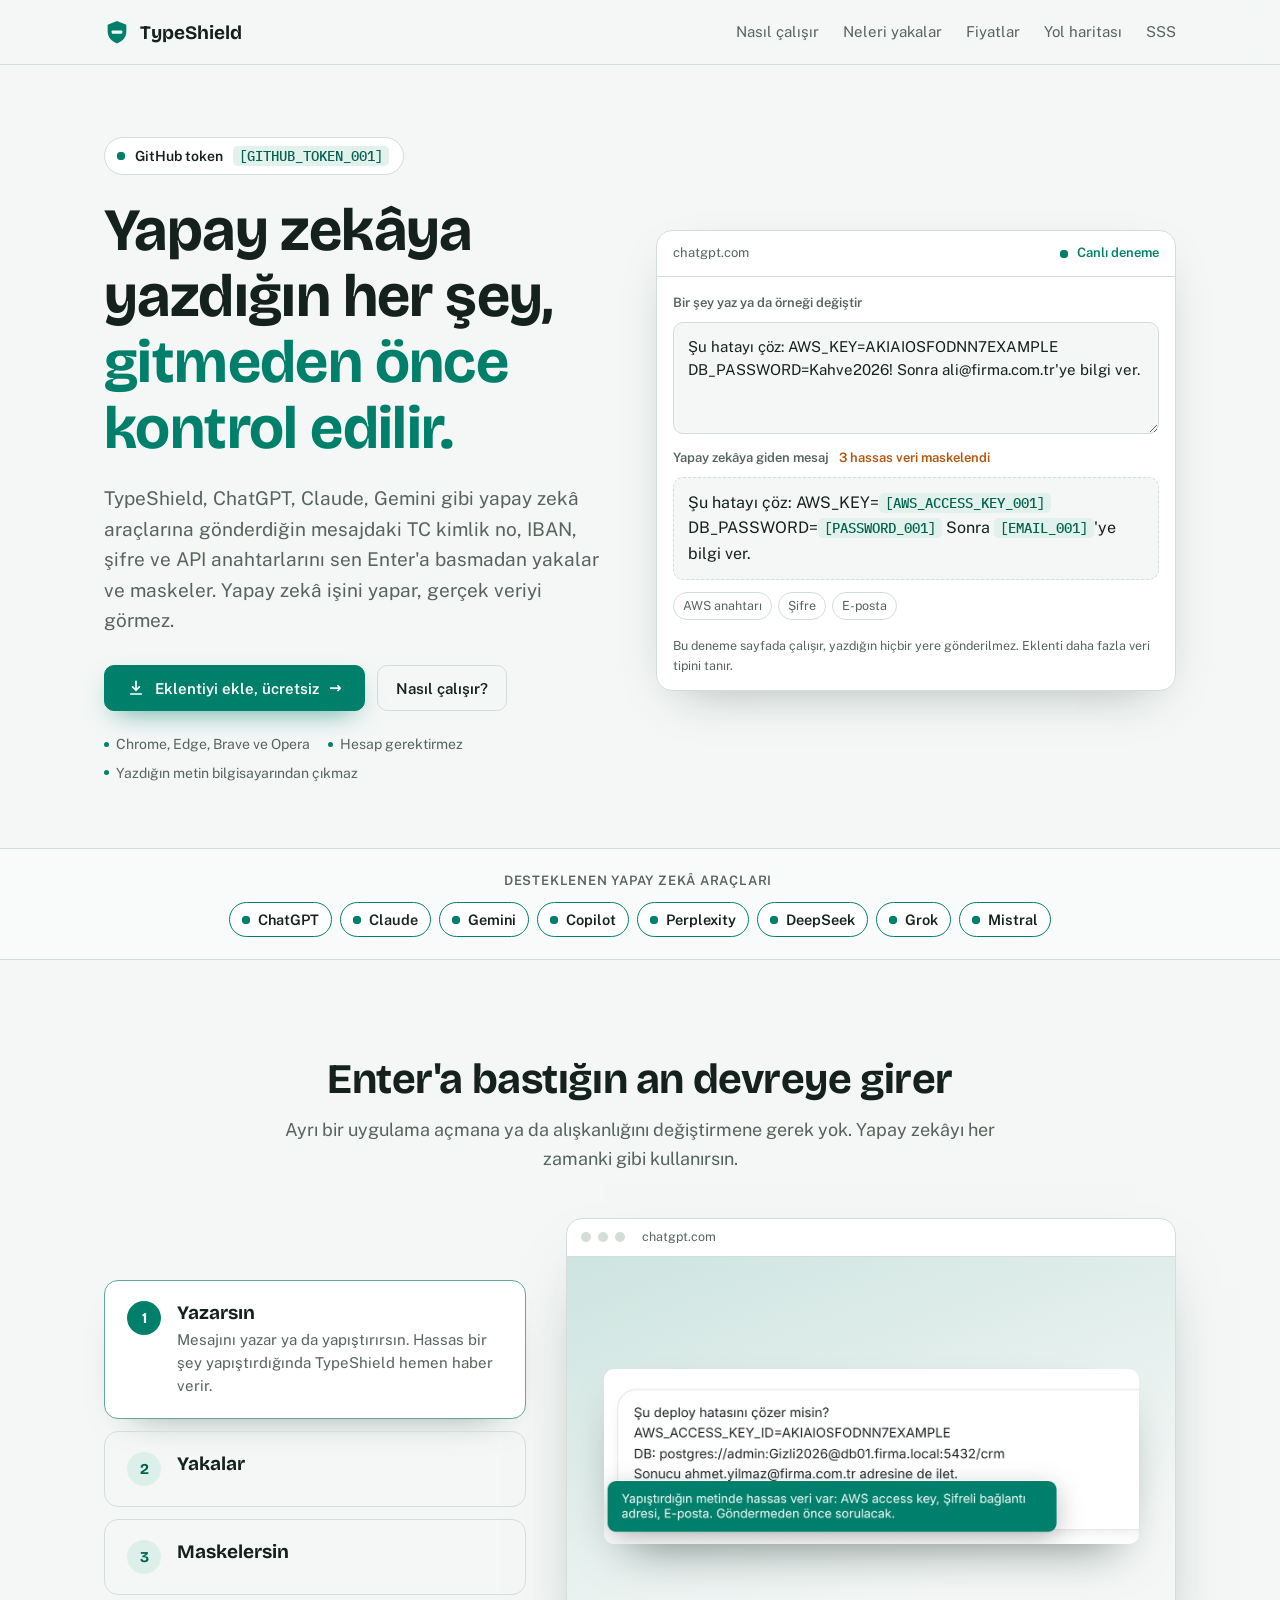
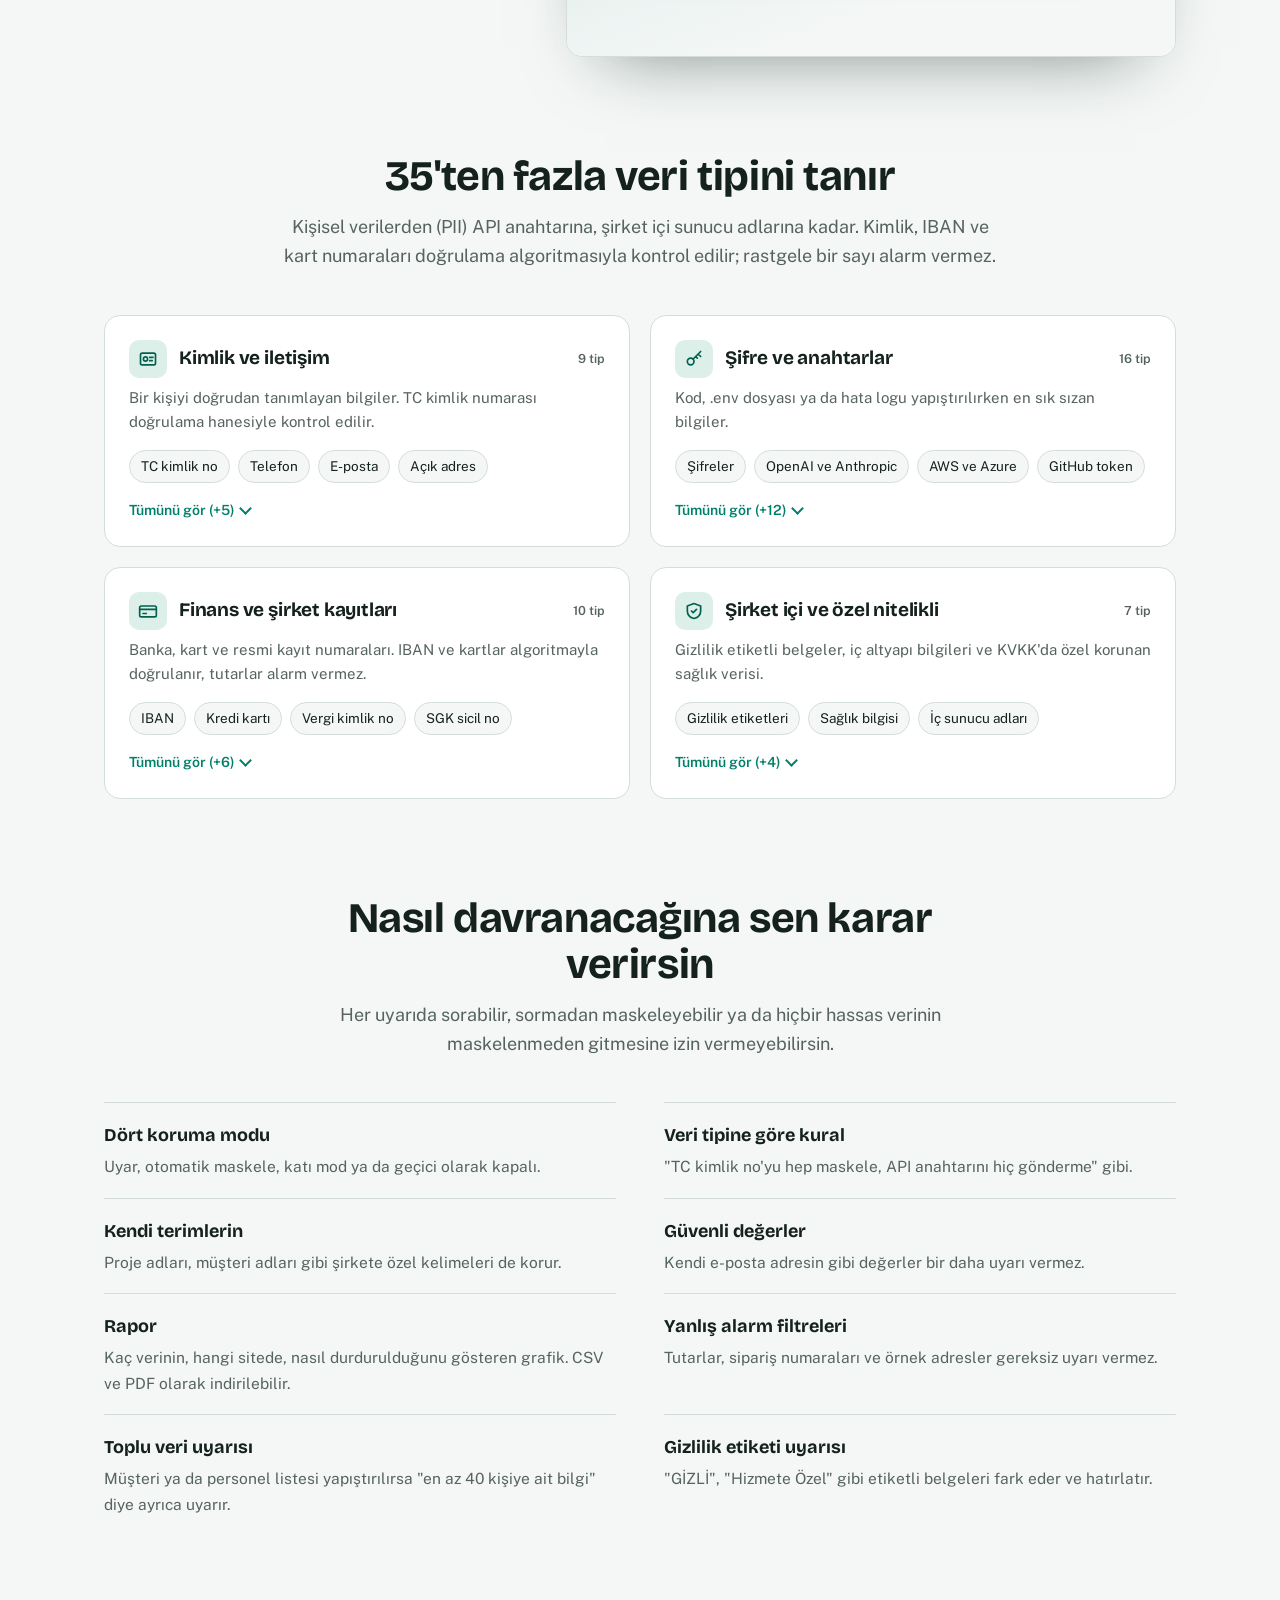
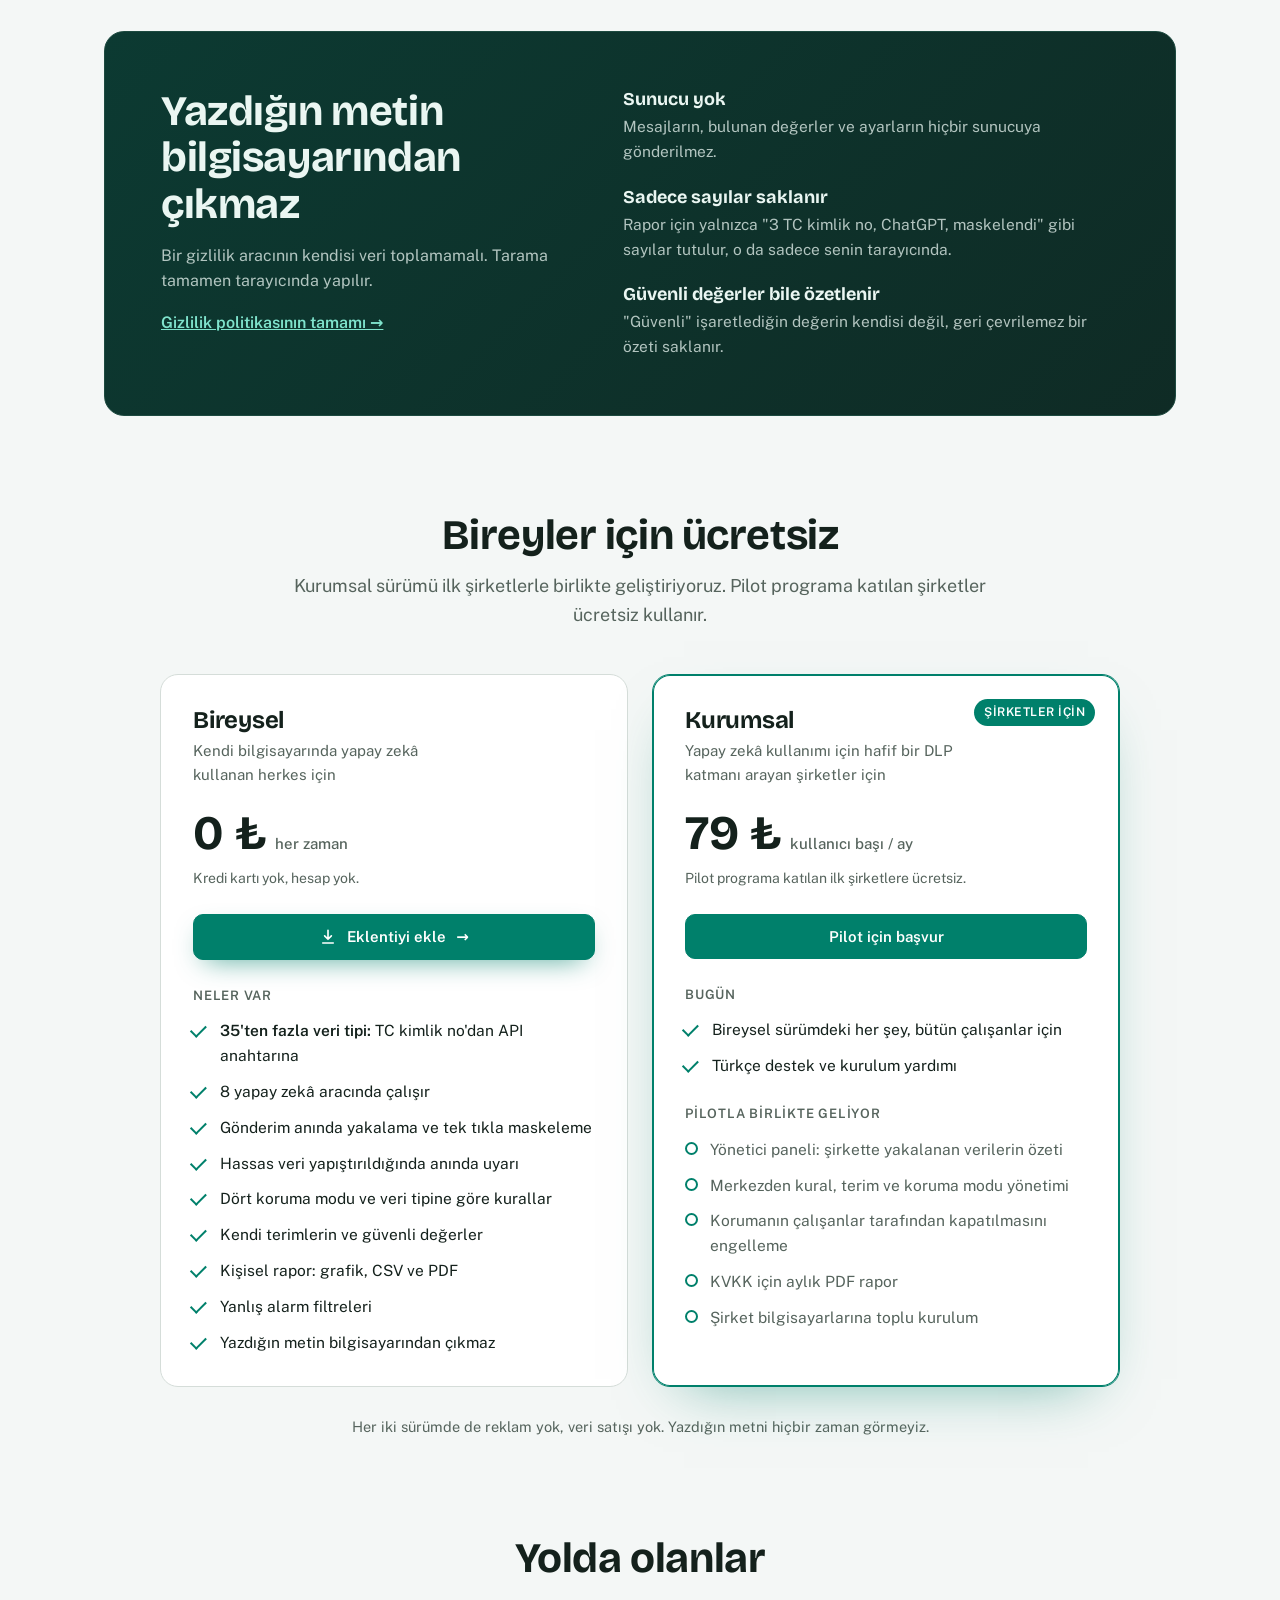
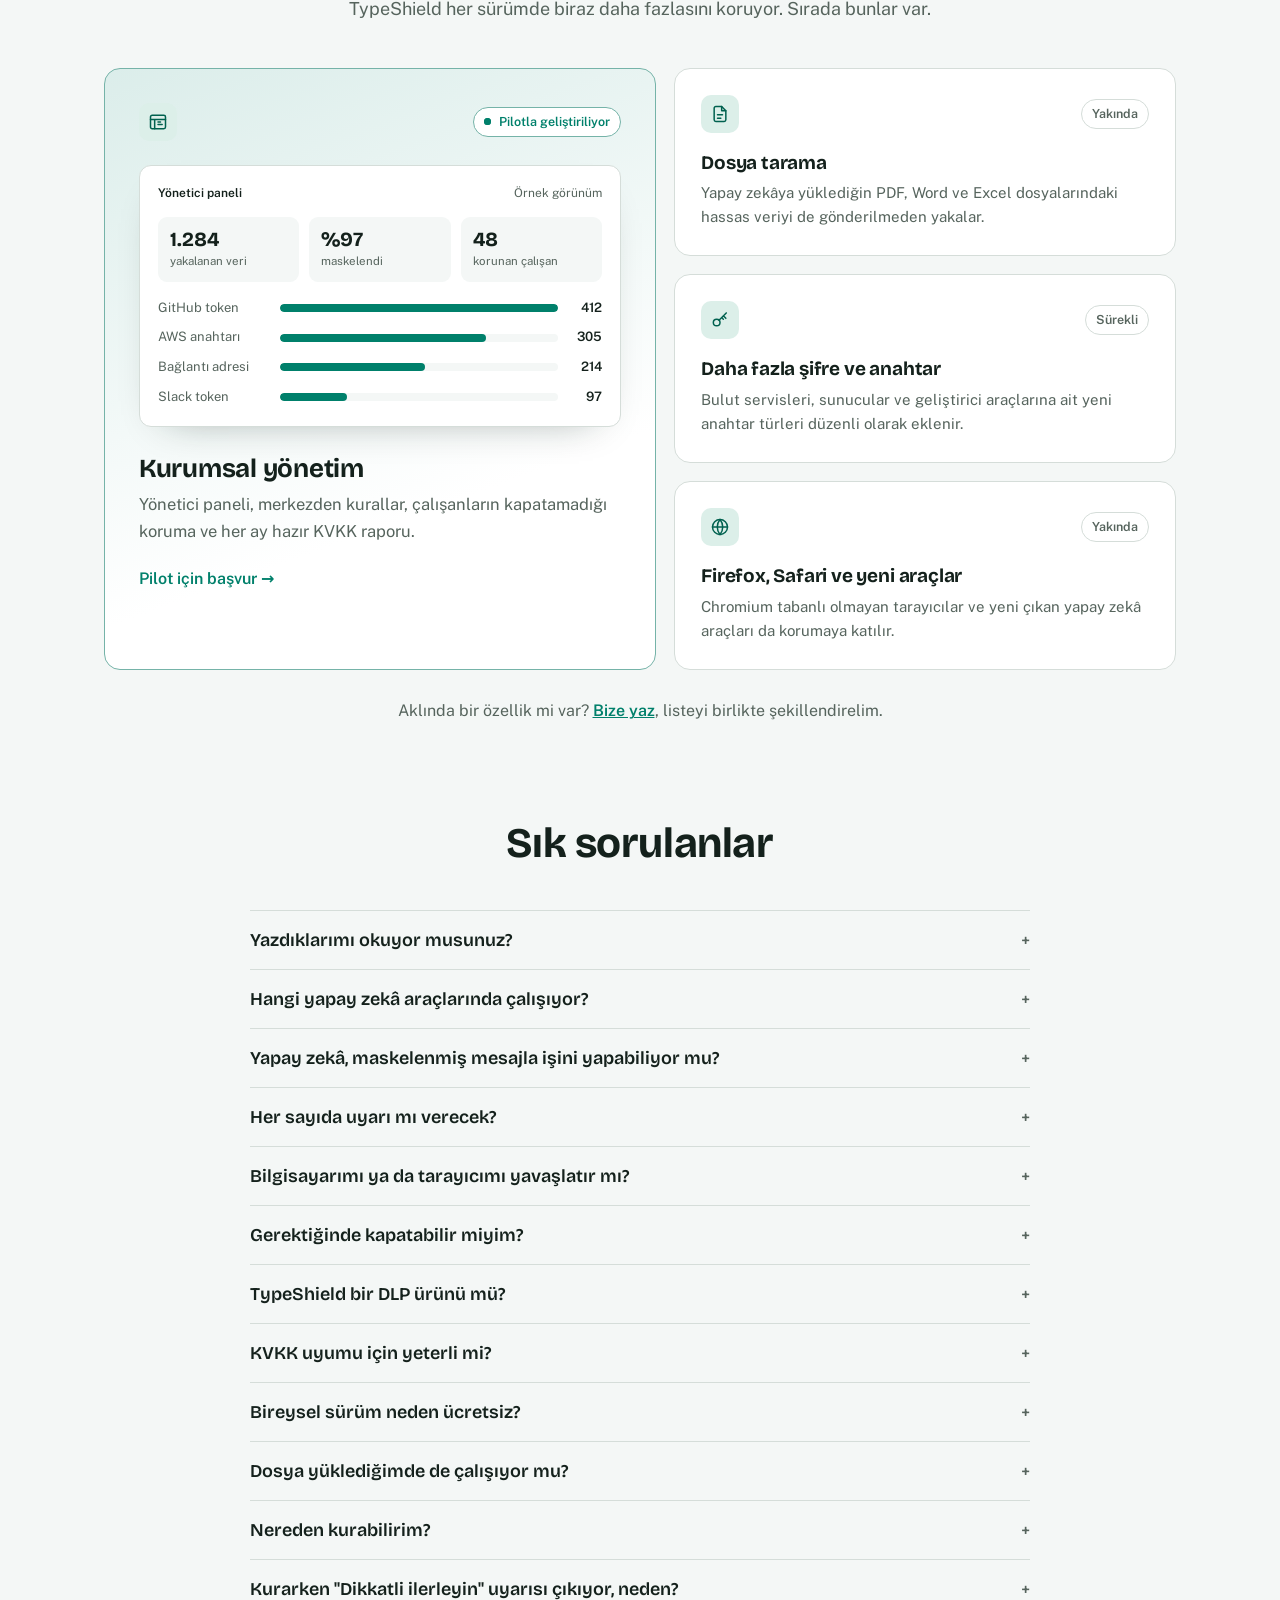
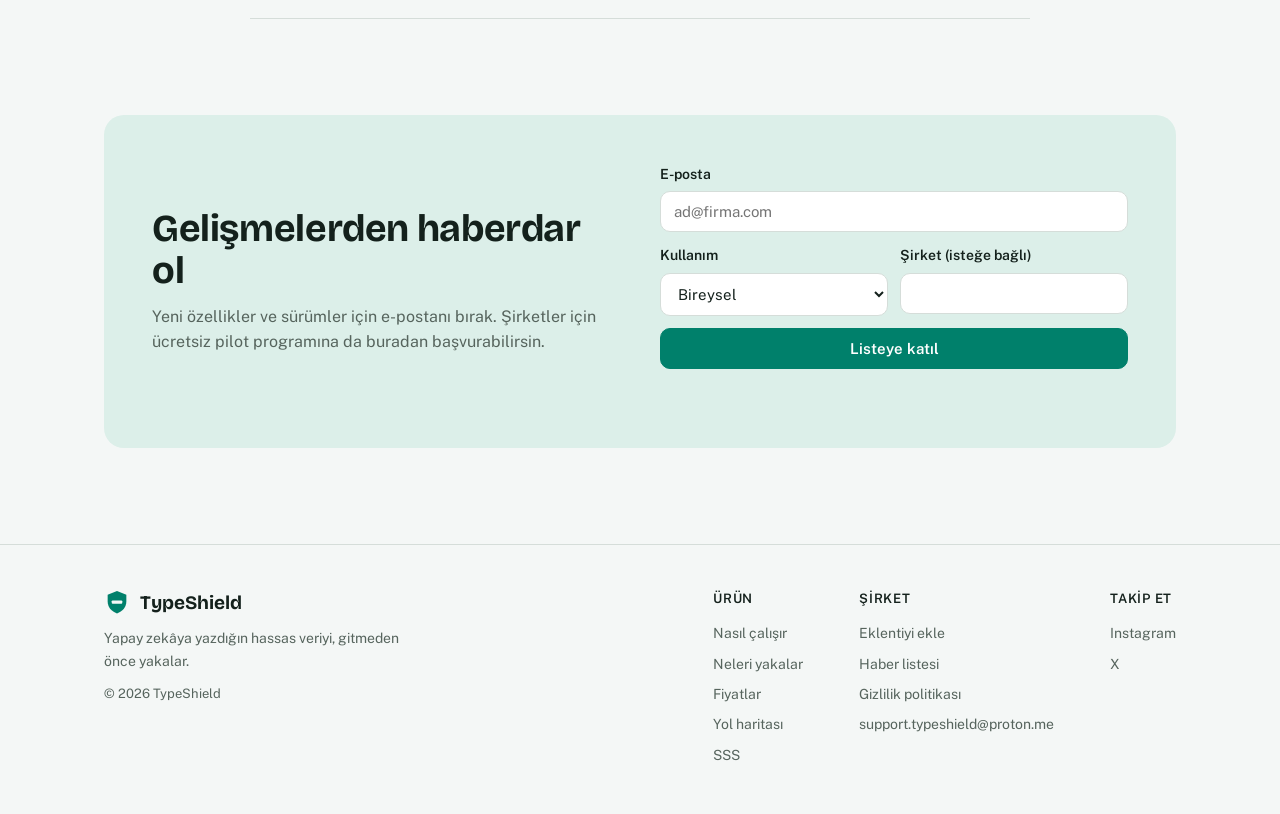
<file: index.html>
<!doctype html>
<html lang="tr">
<head>
  <meta charset="UTF-8" />
  <meta name="viewport" content="width=device-width, initial-scale=1" />
  <title>TypeShield · Yapay zekâya yazdığını koru</title>
  <meta name="description" content="TypeShield, yapay zekâ araçları için tarayıcıda çalışan bir DLP (veri sızıntısı önleme) eklentisidir. Mesajlardaki kişisel verileri (PII), şifre ve API anahtarlarını sen göndermeden yakalar ve maskeler. Her şey tarayıcında olur." />
  <meta property="og:title" content="TypeShield · Yapay zekâya yazdığını koru" />
  <meta property="og:description" content="Yapay zekâya gönderdiğin mesajlardaki hassas veriyi, sen Enter'a basmadan yakalar ve maskeler." />
  <meta property="og:type" content="website" />
  <link rel="canonical" href="https://type-shield.github.io/" />
  <meta property="og:url" content="https://type-shield.github.io/" />
  <meta property="og:site_name" content="TypeShield" />
  <meta property="og:locale" content="tr_TR" />
  <meta property="og:image" content="https://type-shield.github.io/og.png" />
  <meta property="og:image:width" content="1200" />
  <meta property="og:image:height" content="630" />
  <meta property="og:image:alt" content="TypeShield: yapay zekâya yazdığın hassas veriyi gönderilmeden maskeler" />
  <meta name="twitter:card" content="summary_large_image" />
  <link rel="stylesheet" href="fonts.css" />
  <link rel="icon" href="favicon.svg" type="image/svg+xml" />
  <link rel="icon" href="favicon-32.png" type="image/png" sizes="32x32" />
  <link rel="apple-touch-icon" href="apple-touch-icon.png" />
  <meta name="theme-color" content="#0f1714" media="(prefers-color-scheme: dark)" />
  <meta name="theme-color" content="#f4f7f6" media="(prefers-color-scheme: light)" />
  <link rel="stylesheet" href="style.css" />
  <script src="script.js" defer></script>
  <script type="application/ld+json">{"@context": "https://schema.org", "@type": "SoftwareApplication", "name": "TypeShield", "applicationCategory": "SecurityApplication", "operatingSystem": "Chrome", "description": "Yapay zekâ araçlarına yazılan mesajlardaki kişisel verileri, şifre ve API anahtarlarını gönderilmeden tespit edip maskeleyen tarayıcı eklentisi.", "url": "https://type-shield.github.io/", "inLanguage": "tr", "offers": {"@type": "Offer", "price": "0", "priceCurrency": "TRY"}, "installUrl": "https://chromewebstore.google.com/detail/typeshield/ejdeoekabedcpedpenahfjpihbdhcegd"}</script>
</head>
<body>
  <header class="top">
    <div class="wrap">
      <a class="logo" href="#" aria-label="Ana sayfa">
        <svg viewBox="0 0 32 32" aria-hidden="true"><path class="shield" d="M16 2.5 4.5 7v8.4c0 7.2 4.8 12.4 11.5 14.6 6.7-2.2 11.5-7.4 11.5-14.6V7z"/><rect class="bar" x="9.5" y="14" width="13" height="4.2" rx="1.2"/></svg>
        <span data-brand>TypeShield</span>
      </a>
      <nav class="menu" aria-label="Ana menü">
        <a href="#nasil">Nasıl çalışır</a>
        <a href="#neler">Neleri yakalar</a>
        <a href="#fiyat">Fiyatlar</a>
        <a href="#yol">Yol haritası</a>
        <a href="#sss">SSS</a>
      </nav>
    </div>
  </header>

  <main>
    <section class="hero">
      <div class="wrap">
        <div>
          <p class="ticker" id="ticker" aria-hidden="true">
            <span class="pulse"></span><span class="t-label">GitHub token</span><span class="t-val tok">[GITHUB_TOKEN_001]</span>
          </p>
          <h1>Yapay zekâya yazdığın her şey, <span class="scan">gitmeden önce kontrol edilir.</span></h1>
          <p class="lead">
            <span data-brand>TypeShield</span>, ChatGPT, Claude, Gemini gibi yapay zekâ araçlarına gönderdiğin mesajdaki TC kimlik no, IBAN, şifre ve API
            anahtarlarını sen Enter'a basmadan yakalar ve maskeler. Yapay zekâ işini yapar, gerçek veriyi görmez.
          </p>
          <div class="ctas">
            <a class="btn primary cta" href="https://chromewebstore.google.com/detail/typeshield/ejdeoekabedcpedpenahfjpihbdhcegd" target="_blank" rel="noopener"><svg viewBox="0 0 24 24" aria-hidden="true"><path d="M12 3v12m0 0-4.5-4.5M12 15l4.5-4.5M5 20h14"/></svg>Eklentiyi ekle, ücretsiz<span class="arr" aria-hidden="true">→</span></a>
            <a class="btn" href="#nasil">Nasıl çalışır?</a>
          </div>
          <ul class="meta">
            <li>Chrome, Edge, Brave ve Opera</li>
            <li>Hesap gerektirmez</li>
            <li>Yazdığın metin bilgisayarından çıkmaz</li>
          </ul>
        </div>

        <div class="demo" aria-labelledby="demo-label">
          <div class="demo-head"><span>chatgpt.com</span><span class="live"><span class="pulse" aria-hidden="true"></span>Canlı deneme</span></div>
          <label id="demo-label" for="demo-input">Bir şey yaz ya da örneği değiştir</label>
          <textarea id="demo-input" spellcheck="false">Şu hatayı çöz: AWS_KEY=AKIAIOSFODNN7EXAMPLE DB_PASSWORD=Kahve2026! Sonra ali@firma.com.tr'ye bilgi ver.</textarea>
          <div class="arrow" aria-live="polite"><span>Yapay zekâya giden mesaj</span><span class="count" id="demo-count"></span></div>
          <div class="out" id="demo-out"></div>
          <ul class="found" id="demo-found"></ul>
          <p class="note">Bu deneme sayfada çalışır, yazdığın hiçbir yere gönderilmez. Eklenti daha fazla veri tipini tanır.</p>
        </div>
      </div>
    </section>

    <div class="tools" aria-label="Desteklenen yapay zekâ araçları">
      <div class="wrap">
        <div class="group">
          <span class="k">Desteklenen yapay zekâ araçları</span>
          <span class="chip on"><span class="pulse" aria-hidden="true"></span>ChatGPT</span>
          <span class="chip on"><span class="pulse" aria-hidden="true"></span>Claude</span>
          <span class="chip on"><span class="pulse" aria-hidden="true"></span>Gemini</span>
          <span class="chip on"><span class="pulse" aria-hidden="true"></span>Copilot</span>
          <span class="chip on"><span class="pulse" aria-hidden="true"></span>Perplexity</span>
          <span class="chip on"><span class="pulse" aria-hidden="true"></span>DeepSeek</span>
          <span class="chip on"><span class="pulse" aria-hidden="true"></span>Grok</span>
          <span class="chip on"><span class="pulse" aria-hidden="true"></span>Mistral</span>
        </div>
      </div>
    </div>

    <section class="block" id="nasil">
      <div class="wrap">
        <div class="head">
          <h2>Enter'a bastığın an devreye girer</h2>
          <p>Ayrı bir uygulama açmana ya da alışkanlığını değiştirmene gerek yok. Yapay zekâyı her zamanki gibi kullanırsın.</p>
        </div>
        <div class="flow" id="flow">
          <ol class="flow-steps">
            <li>
              <button type="button" class="flow-step is-active" data-step="0" aria-pressed="true">
                <span class="n">1</span>
                <span class="t"><b>Yazarsın</b><span>Mesajını yazar ya da yapıştırırsın. Hassas bir şey yapıştırdığında <span data-brand>TypeShield</span> hemen haber verir.</span></span>
                <i class="prog" aria-hidden="true"></i>
              </button>
            </li>
            <li>
              <button type="button" class="flow-step" data-step="1" aria-pressed="false">
                <span class="n">2</span>
                <span class="t"><b>Yakalar</b><span>Gönder'e bastığında hassas veri varsa gönderim durur ve neyin bulunduğunu gösteren bir pencere açılır.</span></span>
                <i class="prog" aria-hidden="true"></i>
              </button>
            </li>
            <li>
              <button type="button" class="flow-step" data-step="2" aria-pressed="false">
                <span class="n">3</span>
                <span class="t"><b>Maskelersin</b><span>Tek tıkla veriler <span class="tok">[TCKN_001]</span> gibi etiketlere dönüşür. Yapay zekâ işini yapar, gerçek değeri görmez.</span></span>
                <i class="prog" aria-hidden="true"></i>
              </button>
            </li>
          </ol>
          <div class="stage">
            <div class="stage-top" aria-hidden="true"><i></i><i></i><i></i><span>chatgpt.com</span></div>
            <div class="stage-body">
              <img class="is-active" src="img/adim-1.webp" alt="Hassas veri yapıştırılınca çıkan TypeShield bildirimi" width="1200" height="393" loading="lazy" />
              <img src="img/adim-2.webp" alt="TypeShield uyarı penceresi: 3 hassas veri bulundu" width="916" height="648" loading="lazy" />
              <img src="img/adim-3.webp" alt="Yapay zekâya maskelenmiş olarak giden mesaj" width="920" height="300" loading="lazy" />
            </div>
          </div>
        </div>
      </div>
    </section>

    <section class="block" id="neler">
      <div class="wrap">
        <div class="head">
          <h2>35'ten fazla veri tipini tanır</h2>
          <p>Kişisel verilerden (PII) API anahtarına, şirket içi sunucu adlarına kadar. Kimlik, IBAN ve kart numaraları doğrulama algoritmasıyla kontrol edilir; rastgele bir sayı alarm vermez.</p>
        </div>
        <div class="catch">
          <div class="cat-col">
          <article class="cat">
            <div class="cat-head">
              <span class="cat-icon" aria-hidden="true"><svg viewBox="0 0 24 24" fill="none" stroke="currentColor" stroke-width="2" stroke-linecap="round" stroke-linejoin="round"><rect x="3" y="5" width="18" height="14" rx="2"/><circle cx="9" cy="12" r="2.5"/><path d="M14 10h4M14 14h3"/></svg></span>
              <h3>Kimlik ve iletişim</h3>
              <span class="cat-count">9 tip</span>
            </div>
            <p>Bir kişiyi doğrudan tanımlayan bilgiler. TC kimlik numarası doğrulama hanesiyle kontrol edilir.</p>
            <ul class="chips"><li>TC kimlik no</li><li>Telefon</li><li>E-posta</li><li>Açık adres</li></ul>
            <div class="more" id="more-1"><div class="more-inner"><ul class="chips"><li>Pasaport no</li><li>Kimlik kartı seri no</li><li>Doğum tarihi</li><li>Araç plakası</li><li>IP adresi</li></ul></div></div>
            <button type="button" class="more-btn" aria-expanded="false" aria-controls="more-1" data-rest="5">Tümünü gör (+5)</button>
          </article>
          <article class="cat">
            <div class="cat-head">
              <span class="cat-icon" aria-hidden="true"><svg viewBox="0 0 24 24" fill="none" stroke="currentColor" stroke-width="2" stroke-linecap="round" stroke-linejoin="round"><rect x="2" y="6" width="20" height="13" rx="2"/><path d="M2 10h20M6 15h4"/></svg></span>
              <h3>Finans ve şirket kayıtları</h3>
              <span class="cat-count">10 tip</span>
            </div>
            <p>Banka, kart ve resmi kayıt numaraları. IBAN ve kartlar algoritmayla doğrulanır, tutarlar alarm vermez.</p>
            <ul class="chips"><li>IBAN</li><li>Kredi kartı</li><li>Vergi kimlik no</li><li>SGK sicil no</li></ul>
            <div class="more" id="more-2"><div class="more-inner"><ul class="chips"><li>KEP adresi</li><li>Yabancı IBAN</li><li>Kart CVV ve son kullanma</li><li>MERSİS no</li><li>Ticaret sicil no</li><li>e-Fatura ETTN</li></ul></div></div>
            <button type="button" class="more-btn" aria-expanded="false" aria-controls="more-2" data-rest="6">Tümünü gör (+6)</button>
          </article>
          </div>
          <div class="cat-col">
          <article class="cat">
            <div class="cat-head">
              <span class="cat-icon" aria-hidden="true"><svg viewBox="0 0 24 24" fill="none" stroke="currentColor" stroke-width="2" stroke-linecap="round" stroke-linejoin="round"><circle cx="8" cy="15" r="4"/><path d="M11 12l9-9M17 6l3 3M14 9l2 2"/></svg></span>
              <h3>Şifre ve anahtarlar</h3>
              <span class="cat-count">16 tip</span>
            </div>
            <p>Kod, .env dosyası ya da hata logu yapıştırılırken en sık sızan bilgiler.</p>
            <ul class="chips"><li>Şifreler</li><li>OpenAI ve Anthropic</li><li>AWS ve Azure</li><li>GitHub token</li></ul>
            <div class="more" id="more-3"><div class="more-inner"><ul class="chips"><li>Private key</li><li>Groq, xAI, Hugging Face</li><li>Google API ve OAuth</li><li>GitLab token</li><li>Stripe, iyzico, PayTR</li><li>npm, PyPI, Docker Hub</li><li>SendGrid, Mailgun</li><li>Slack token</li><li>Slack, Discord, Teams webhook</li><li>Telegram bot token</li><li>JWT ve Bearer token</li><li>Şifreli bağlantı adresi</li></ul></div></div>
            <button type="button" class="more-btn" aria-expanded="false" aria-controls="more-3" data-rest="12">Tümünü gör (+12)</button>
          </article>
          <article class="cat">
            <div class="cat-head">
              <span class="cat-icon" aria-hidden="true"><svg viewBox="0 0 24 24" fill="none" stroke="currentColor" stroke-width="2" stroke-linecap="round" stroke-linejoin="round"><path d="M12 3 4 6v6c0 4.5 3.4 8 8 9 4.6-1 8-4.5 8-9V6z"/><path d="M9 12l2 2 4-4"/></svg></span>
              <h3>Şirket içi ve özel nitelikli</h3>
              <span class="cat-count">7 tip</span>
            </div>
            <p>Gizlilik etiketli belgeler, iç altyapı bilgileri ve KVKK'da özel korunan sağlık verisi.</p>
            <ul class="chips"><li>Gizlilik etiketleri</li><li>Sağlık bilgisi</li><li>İç sunucu adları</li></ul>
            <div class="more" id="more-4"><div class="more-inner"><ul class="chips"><li>Domain kullanıcıları</li><li>Kendi terimlerin</li><li>Ağ paylaşım yolları</li><li>MAC adresleri</li></ul></div></div>
            <button type="button" class="more-btn" aria-expanded="false" aria-controls="more-4" data-rest="4">Tümünü gör (+4)</button>
          </article>
          </div>
        </div>
      </div>
    </section>

    <section class="block">
      <div class="wrap">
        <div class="head">
          <h2>Nasıl davranacağına sen karar verirsin</h2>
          <p>Her uyarıda sorabilir, sormadan maskeleyebilir ya da hiçbir hassas verinin maskelenmeden gitmesine izin vermeyebilirsin.</p>
        </div>
        <ul class="controls">
          <li><b>Dört koruma modu</b><span>Uyar, otomatik maskele, katı mod ya da geçici olarak kapalı.</span></li>
          <li><b>Veri tipine göre kural</b><span>"TC kimlik no'yu hep maskele, API anahtarını hiç gönderme" gibi.</span></li>
          <li><b>Kendi terimlerin</b><span>Proje adları, müşteri adları gibi şirkete özel kelimeleri de korur.</span></li>
          <li><b>Güvenli değerler</b><span>Kendi e-posta adresin gibi değerler bir daha uyarı vermez.</span></li>
          <li><b>Rapor</b><span>Kaç verinin, hangi sitede, nasıl durdurulduğunu gösteren grafik. CSV ve PDF olarak indirilebilir.</span></li>
          <li><b>Yanlış alarm filtreleri</b><span>Tutarlar, sipariş numaraları ve örnek adresler gereksiz uyarı vermez.</span></li>
          <li><b>Toplu veri uyarısı</b><span>Müşteri ya da personel listesi yapıştırılırsa "en az 40 kişiye ait bilgi" diye ayrıca uyarır.</span></li>
          <li><b>Gizlilik etiketi uyarısı</b><span>"GİZLİ", "Hizmete Özel" gibi etiketli belgeleri fark eder ve hatırlatır.</span></li>
        </ul>
      </div>
    </section>

    <section class="block">
      <div class="wrap">
        <div class="privacy">
          <div>
            <h2>Yazdığın metin bilgisayarından çıkmaz</h2>
            <p>Bir gizlilik aracının kendisi veri toplamamalı. Tarama tamamen tarayıcında yapılır.</p>
            <p><a href="gizlilik.html">Gizlilik politikasının tamamı →</a></p>
          </div>
          <dl>
            <div><dt>Sunucu yok</dt><dd>Mesajların, bulunan değerler ve ayarların hiçbir sunucuya gönderilmez.</dd></div>
            <div><dt>Sadece sayılar saklanır</dt><dd>Rapor için yalnızca "3 TC kimlik no, ChatGPT, maskelendi" gibi sayılar tutulur, o da sadece senin tarayıcında.</dd></div>
            <div><dt>Güvenli değerler bile özetlenir</dt><dd>"Güvenli" işaretlediğin değerin kendisi değil, geri çevrilemez bir özeti saklanır.</dd></div>
          </dl>
        </div>
      </div>
    </section>

    <section class="block" id="fiyat">
      <div class="wrap">
        <div class="head">
          <h2>Bireyler için ücretsiz</h2>
          <p>Kurumsal sürümü ilk şirketlerle birlikte geliştiriyoruz. Pilot programa katılan şirketler ücretsiz kullanır.</p>
        </div>
        <div class="plans">
          <div class="plan">
            <h3>Bireysel</h3>
            <p class="for">Kendi bilgisayarında yapay zekâ kullanan herkes için</p>
            <div class="price">0 ₺<small>her zaman</small></div>
            <p class="fine">Kredi kartı yok, hesap yok.</p>
            <a class="btn primary cta" href="https://chromewebstore.google.com/detail/typeshield/ejdeoekabedcpedpenahfjpihbdhcegd" target="_blank" rel="noopener"><svg viewBox="0 0 24 24" aria-hidden="true"><path d="M12 3v12m0 0-4.5-4.5M12 15l4.5-4.5M5 20h14"/></svg>Eklentiyi ekle<span class="arr" aria-hidden="true">→</span></a>
            <p class="group">Neler var</p>
            <ul class="feat">
              <li><span><b>35'ten fazla veri tipi:</b> TC kimlik no'dan API anahtarına</span></li>
              <li>8 yapay zekâ aracında çalışır</li>
              <li>Gönderim anında yakalama ve tek tıkla maskeleme</li>
              <li>Hassas veri yapıştırıldığında anında uyarı</li>
              <li>Dört koruma modu ve veri tipine göre kurallar</li>
              <li>Kendi terimlerin ve güvenli değerler</li>
              <li>Kişisel rapor: grafik, CSV ve PDF</li>
              <li>Yanlış alarm filtreleri</li>
              <li>Yazdığın metin bilgisayarından çıkmaz</li>
            </ul>
          </div>
          <div class="plan team">
            <span class="badge">Şirketler için</span>
            <h3>Kurumsal</h3>
            <p class="for">Yapay zekâ kullanımı için hafif bir DLP katmanı arayan şirketler için</p>
            <div class="price">79 ₺<small>kullanıcı başı / ay</small></div>
            <p class="fine">Pilot programa katılan ilk şirketlere ücretsiz.</p>
            <a class="btn primary" href="#katil" data-plan="kurumsal">Pilot için başvur</a>
            <p class="group">Bugün</p>
            <ul class="feat">
              <li>Bireysel sürümdeki her şey, bütün çalışanlar için</li>
              <li>Türkçe destek ve kurulum yardımı</li>
            </ul>
            <p class="group">Pilotla birlikte geliyor</p>
            <ul class="feat next">
              <li>Yönetici paneli: şirkette yakalanan verilerin özeti</li>
              <li>Merkezden kural, terim ve koruma modu yönetimi</li>
              <li>Korumanın çalışanlar tarafından kapatılmasını engelleme</li>
              <li>KVKK için aylık PDF rapor</li>
              <li>Şirket bilgisayarlarına toplu kurulum</li>
            </ul>
          </div>
        </div>
        <p class="plans-note">Her iki sürümde de reklam yok, veri satışı yok. Yazdığın metni hiçbir zaman görmeyiz.</p>
      </div>
    </section>

    <section class="block" id="yol">
      <div class="wrap">
        <div class="head">
          <h2>Yolda olanlar</h2>
          <p><span data-brand>TypeShield</span> her sürümde biraz daha fazlasını koruyor. Sırada bunlar var.</p>
        </div>
        <div class="road">
          <article class="road-item lead">
            <div class="road-top">
              <span class="cat-icon"><svg viewBox="0 0 24 24" fill="none" stroke="currentColor" stroke-width="1.8" stroke-linecap="round" stroke-linejoin="round" aria-hidden="true"><rect x="3" y="4" width="18" height="16" rx="2"/><path d="M3 9h18M8 20V9"/><path d="M12 15h5M12 12h3"/></svg></span>
              <span class="status live"><span class="pulse"></span>Pilotla geliştiriliyor</span>
            </div>
            <div class="preview" aria-hidden="true">
              <div class="pv-head"><span>Yönetici paneli</span><span>Örnek görünüm</span></div>
              <div class="pv-stats">
                <div><b>1.284</b><span>yakalanan veri</span></div>
                <div><b>%97</b><span>maskelendi</span></div>
                <div><b>48</b><span>korunan çalışan</span></div>
              </div>
              <ul class="pv-bars">
                <li><span>GitHub token</span><i style="--w: 100%"></i><em>412</em></li>
                <li><span>AWS anahtarı</span><i style="--w: 74%"></i><em>305</em></li>
                <li><span>Bağlantı adresi</span><i style="--w: 52%"></i><em>214</em></li>
                <li><span>Slack token</span><i style="--w: 24%"></i><em>97</em></li>
              </ul>
            </div>
            <h3>Kurumsal yönetim</h3>
            <p>Yönetici paneli, merkezden kurallar, çalışanların kapatamadığı koruma ve her ay hazır KVKK raporu.</p>
            <a class="road-link" href="#katil" data-plan="kurumsal">Pilot için başvur →</a>
          </article>
          <article class="road-item">
            <div class="road-top">
              <span class="cat-icon"><svg viewBox="0 0 24 24" fill="none" stroke="currentColor" stroke-width="1.8" stroke-linecap="round" stroke-linejoin="round" aria-hidden="true"><path d="M14 3H7a2 2 0 0 0-2 2v14a2 2 0 0 0 2 2h10a2 2 0 0 0 2-2V8z"/><path d="M14 3v5h5M9 13h6M9 17h4"/></svg></span>
              <span class="status">Yakında</span>
            </div>
            <h3>Dosya tarama</h3>
            <p>Yapay zekâya yüklediğin PDF, Word ve Excel dosyalarındaki hassas veriyi de gönderilmeden yakalar.</p>
          </article>
          <article class="road-item">
            <div class="road-top">
              <span class="cat-icon"><svg viewBox="0 0 24 24" fill="none" stroke="currentColor" stroke-width="1.8" stroke-linecap="round" stroke-linejoin="round" aria-hidden="true"><circle cx="8" cy="15" r="4"/><path d="m10.8 12.2 8.7-8.7M16 7l3 3M14 9l2 2"/></svg></span>
              <span class="status">Sürekli</span>
            </div>
            <h3>Daha fazla şifre ve anahtar</h3>
            <p>Bulut servisleri, sunucular ve geliştirici araçlarına ait yeni anahtar türleri düzenli olarak eklenir.</p>
          </article>
          <article class="road-item">
            <div class="road-top">
              <span class="cat-icon"><svg viewBox="0 0 24 24" fill="none" stroke="currentColor" stroke-width="1.8" stroke-linecap="round" stroke-linejoin="round" aria-hidden="true"><circle cx="12" cy="12" r="9"/><path d="M3 12h18M12 3a14 14 0 0 1 0 18M12 3a14 14 0 0 0 0 18"/></svg></span>
              <span class="status">Yakında</span>
            </div>
            <h3>Firefox, Safari ve yeni araçlar</h3>
            <p>Chromium tabanlı olmayan tarayıcılar ve yeni çıkan yapay zekâ araçları da korumaya katılır.</p>
          </article>
        </div>
        <p class="road-note">Aklında bir özellik mi var? <a href="mailto:support.typeshield@proton.me">Bize yaz</a>, listeyi birlikte şekillendirelim.</p>
      </div>
    </section>

    <section class="block" id="sss">
      <div class="wrap">
        <div class="head">
          <h2>Sık sorulanlar</h2>
        </div>
        <div class="faq">
          <details>
            <summary>Yazdıklarımı okuyor musunuz?</summary>
            <p>Hayır. Tarama tarayıcında, eklentinin içinde yapılır. Mesajın, bulunan değerler ya da ayarların hiçbir sunucuya gönderilmez. Eklentinin bağlandığı bir sunucumuz yok.</p>
          </details>
          <details>
            <summary>Hangi yapay zekâ araçlarında çalışıyor?</summary>
            <p>ChatGPT, Claude, Gemini, Copilot, Perplexity, DeepSeek, Grok ve Mistral'da çalışır. Yeni bir araç eklendiğinde eklenti kendiliğinden güncellenir, senin bir şey yapmana gerek kalmaz.</p>
          </details>
          <details>
            <summary>Yapay zekâ, maskelenmiş mesajla işini yapabiliyor mu?</summary>
            <p>Evet. Etiketler <span class="tok">[TCKN_001]</span> gibi anlamlı olduğu için yapay zekâ metnin ne dediğini anlar. Aynı değer metinde birkaç kez geçerse hep aynı etiketi alır, bağlantı kaybolmaz.</p>
          </details>
          <details>
            <summary>Her sayıda uyarı mı verecek?</summary>
            <p>Hayır. TC kimlik no, IBAN ve kart numaraları doğrulama algoritmasıyla kontrol edilir. Tutarlar, sipariş numaraları ve örnek adresler filtrelenir. Yine de gereksiz uyarı alırsan o değeri "güvenli" işaretleyebilirsin.</p>
          </details>
          <details>
            <summary>Bilgisayarımı ya da tarayıcımı yavaşlatır mı?</summary>
            <p>Hayır. Tarama sadece metin yapıştırdığında ve gönder'e bastığında yapılır, göz açıp kapayıncaya kadar biter. Arka planda sürekli çalışmaz, desteklenen yapay zekâ siteleri dışındaki sayfalara hiç dokunmaz.</p>
          </details>
          <details>
            <summary>Gerektiğinde kapatabilir miyim?</summary>
            <p>Evet. Ayarlardan korumayı tamamen kapatabilir ya da tek bir mesaj için "Yine de gönder" diyebilirsin. Katı modda ve "Engelle" kuralı olan veri tiplerinde bu seçenek bilerek gösterilmez.</p>
          </details>
          <details>
            <summary>TypeShield bir DLP ürünü mü?</summary>
            <p>Evet, yapay zekâ kullanımına odaklanmış hafif bir DLP (veri sızıntısı önleme) katmanıdır. Kişisel verileri (PII), finansal verileri, şifre ve API anahtarlarını ve şirket içi bilgileri tespit eder; senin seçimine göre uyarır, maskeler ya da engeller. E-posta, dosya ya da ağ trafiğini izleyen kurumsal DLP çözümlerinin yerini almaz. Sadece yapay zekâ araçlarına yazılan metne odaklandığı için ajan ya da sunucu kurulumu gerektirmez, dakikalar içinde devreye alınır.</p>
          </details>
          <details>
            <summary>KVKK uyumu için yeterli mi?</summary>
            <p><span data-brand>TypeShield</span>, kişisel verilerin yapay zekâ hizmetlerine gönderilmesini önleyen teknik bir tedbirdir. Tek başına KVKK uyumu sağlamaz. Şirketinin politikaları ve hukuki süreçleriyle birlikte düşünülmelidir.</p>
          </details>
          <details>
            <summary>Bireysel sürüm neden ücretsiz?</summary>
            <p>Bireysel sürüm ücretsiz kalacak. Gelirimiz şirketlere sunacağımız kurumsal sürümden gelecek. Reklam göstermiyoruz, veri satmıyoruz. Zaten elimizde satılacak bir veri yok.</p>
          </details>
          <details>
            <summary>Dosya yüklediğimde de çalışıyor mu?</summary>
            <p>Şimdilik yazdığın ve yapıştırdığın metni korur. Yüklenen dosyaları taramak yol haritamızda.</p>
          </details>
          <details>
            <summary>Nereden kurabilirim?</summary>
            <p>Chrome Web Mağazası'ndan ücretsiz kurabilirsin; sayfanın en üstündeki "Eklentiyi ekle" butonu seni doğrudan oraya götürür. Chrome'un yanında Edge, Brave, Opera ve Vivaldi gibi Chromium tabanlı tarayıcılarda da çalışır. Edge'de mağazanın üstünde çıkan "Diğer mağazalardan uzantılara izin ver" düğmesine, Opera'da ise önce "Install Chrome Extensions" eklentisine ihtiyaç var.</p>
          </details>
          <details>
            <summary>Kurarken "Dikkatli ilerleyin" uyarısı çıkıyor, neden?</summary>
            <p>Bu uyarıyı tarayıcısında "Gelişmiş Güvenli Tarama" açık olanlar görür. Eklentide bir sorun olduğu anlamına gelmez; Google yeni yayıncılara birkaç aylık bir güven süresi uyguluyor ve bu süre dolunca uyarı kendiliğinden kalkar. "Yüklemeye devam et" ile kurabilirsin.</p>
          </details>
        </div>
      </div>
    </section>

    <div class="wrap">
      <section class="join" id="katil">
        <div>
          <h2>Gelişmelerden haberdar ol</h2>
          <p>Yeni özellikler ve sürümler için e-postanı bırak. Şirketler için ücretsiz pilot programına da buradan başvurabilirsin.</p>
        </div>
        <form class="signup" id="signup" novalidate>
          <input class="hp" type="text" name="_gotcha" tabindex="-1" autocomplete="off" aria-hidden="true" />
          <label>E-posta
            <input type="email" name="email" required autocomplete="email" placeholder="ad@firma.com" />
          </label>
          <div class="row">
            <label>Kullanım
              <select name="plan">
                <option value="bireysel">Bireysel</option>
                <option value="kurumsal">Kurumsal / şirket pilotu</option>
              </select>
            </label>
            <label>Şirket (isteğe bağlı)
              <input type="text" name="company" autocomplete="organization" />
            </label>
          </div>
          <button class="btn primary" type="submit">Listeye katıl</button>
          <p class="msg" id="signup-msg" role="status"></p>
        </form>
      </section>
    </div>
  </main>

  <footer>
    <div class="wrap">
      <div class="foot-brand">
        <a class="logo" href="#" aria-label="Ana sayfa">
          <svg viewBox="0 0 32 32" aria-hidden="true"><path class="shield" d="M16 2.5 4.5 7v8.4c0 7.2 4.8 12.4 11.5 14.6 6.7-2.2 11.5-7.4 11.5-14.6V7z"/><rect class="bar" x="9.5" y="14" width="13" height="4.2" rx="1.2"/></svg>
          <span data-brand>TypeShield</span>
        </a>
        <p>Yapay zekâya yazdığın hassas veriyi, gitmeden önce yakalar.</p>
        <p class="copy">© <span id="year"></span> <span data-brand>TypeShield</span></p>
      </div>
      <nav aria-label="Alt menü">
        <div>
          <b>Ürün</b>
          <a href="#nasil">Nasıl çalışır</a>
          <a href="#neler">Neleri yakalar</a>
          <a href="#fiyat">Fiyatlar</a>
          <a href="#yol">Yol haritası</a>
          <a href="#sss">SSS</a>
        </div>
        <div>
          <b>Şirket</b>
          <a href="https://chromewebstore.google.com/detail/typeshield/ejdeoekabedcpedpenahfjpihbdhcegd" target="_blank" rel="noopener">Eklentiyi ekle</a>
          <a href="#katil">Haber listesi</a>
          <a href="gizlilik.html">Gizlilik politikası</a>
          <a href="mailto:support.typeshield@proton.me">support.typeshield@proton.me</a>
        </div>
        <div>
          <b>Takip et</b>
          <a href="https://www.instagram.com/typeshield_tr/" target="_blank" rel="noopener">Instagram</a>
          <a href="https://x.com/TypeShield" target="_blank" rel="noopener">X</a>
        </div>
      </nav>
    </div>
  </footer>

  <button class="totop" id="totop" type="button" aria-label="Sayfanın başına dön">
    <svg viewBox="0 0 24 24" fill="none" stroke="currentColor" stroke-width="2.5" stroke-linecap="round" stroke-linejoin="round" aria-hidden="true"><path d="M12 19V5M5 12l7-7 7 7"/></svg>
  </button>
</body>
</html>
</file>
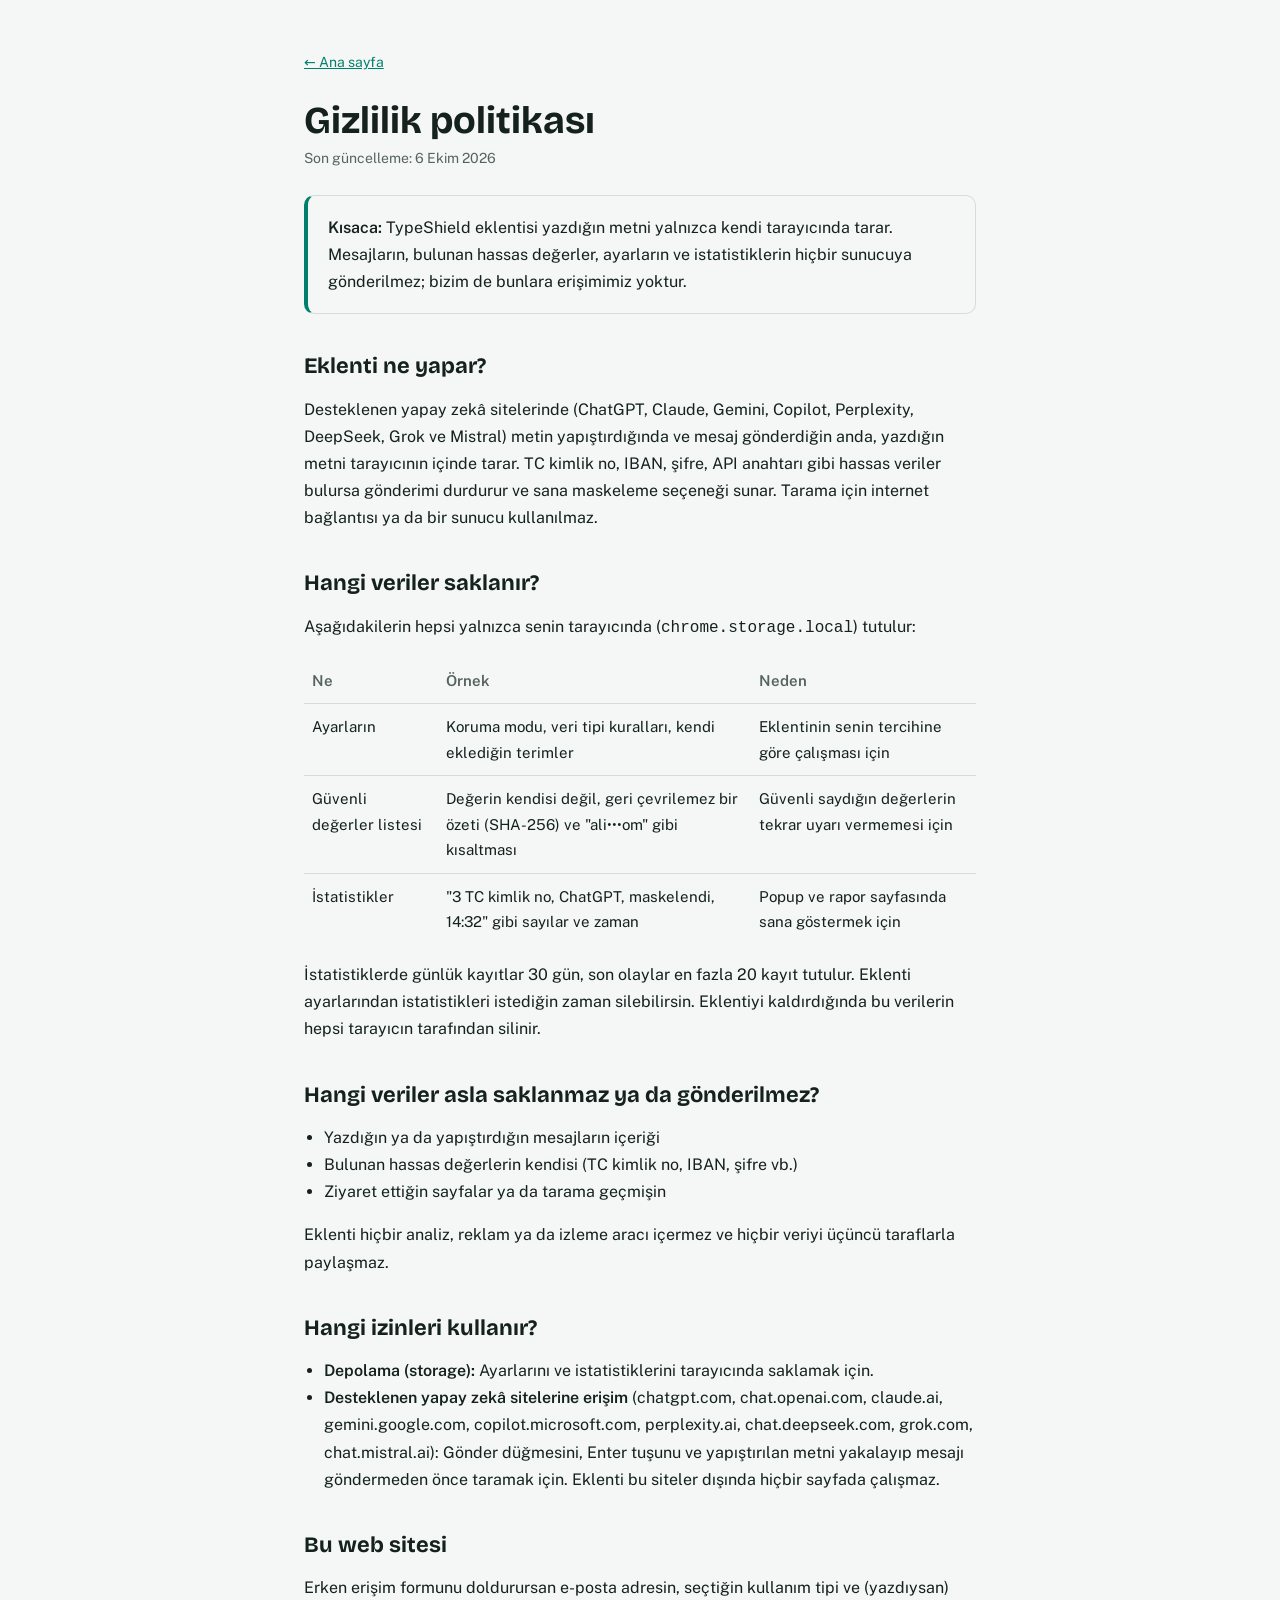
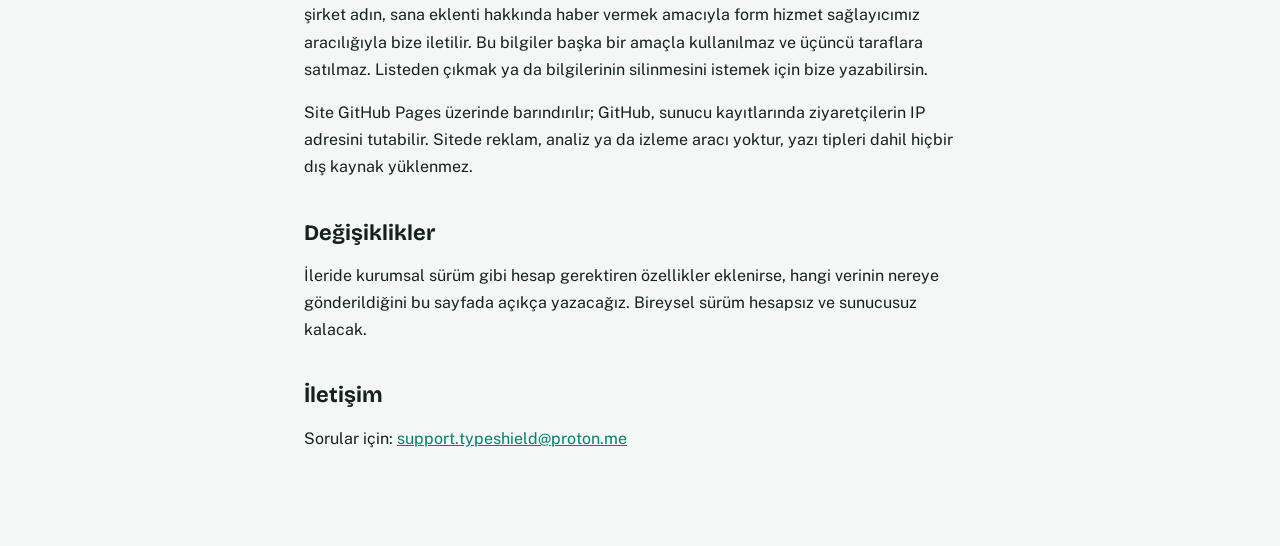
<file: gizlilik.html>
<!doctype html>
<html lang="tr">
<head>
  <meta charset="UTF-8" />
  <meta name="viewport" content="width=device-width, initial-scale=1" />
  <title>Gizlilik politikası · TypeShield</title>
  <meta name="description" content="TypeShield tarayıcı eklentisinin gizlilik politikası." />
  <link rel="stylesheet" href="fonts.css" />
  <link rel="icon" href="favicon.svg" type="image/svg+xml" />
  <link rel="icon" href="favicon-32.png" type="image/png" sizes="32x32" />
  <link rel="apple-touch-icon" href="apple-touch-icon.png" />
  <link rel="canonical" href="https://type-shield.github.io/gizlilik.html" />
  <style>
    :root { --paper: #f4f7f6; --ink: #14211c; --muted: #56645d; --line: #d5ddd9; --accent: #00806b; color-scheme: light dark; }
    @media (prefers-color-scheme: dark) { :root { --paper: #0f1714; --ink: #e7efeb; --muted: #9fb0a8; --line: #2a3832; --accent: #12a58b; } }
    * { box-sizing: border-box; }
    body { margin: 0; background: var(--paper); color: var(--ink); font: 16px/1.7 'Public Sans', 'Segoe UI', system-ui, sans-serif; }
    main { max-width: 720px; margin: 0 auto; padding: 48px 24px 80px; }
    a { color: var(--accent); }
    .back { font-size: 14px; }
    h1, h2 { font-family: 'Bricolage Grotesque', 'Segoe UI', system-ui, sans-serif; line-height: 1.15; }
    h1 { font-size: 38px; margin: 24px 0 4px; }
    h2 { font-size: 22px; margin: 40px 0 8px; }
    .updated { color: var(--muted); font-size: 14px; margin: 0 0 24px; }
    .summary { padding: 18px 20px; border: 1px solid var(--line); border-left: 4px solid var(--accent); border-radius: 10px; }
    table { width: 100%; border-collapse: collapse; font-size: 15px; margin-top: 8px; }
    th, td { text-align: left; padding: 10px 8px; border-top: 1px solid var(--line); vertical-align: top; }
    th { color: var(--muted); font-weight: 600; border-top: none; }
    ul { padding-left: 20px; }
  </style>
</head>
<body>
  <main>
    <a class="back" href="./">← Ana sayfa</a>
    <h1>Gizlilik politikası</h1>
    <p class="updated">Son güncelleme: 6 Ekim 2026</p>

    <p class="summary">
      <strong>Kısaca:</strong> <span data-brand>TypeShield</span> eklentisi yazdığın metni yalnızca kendi
      tarayıcında tarar. Mesajların, bulunan hassas değerler, ayarların ve istatistiklerin hiçbir sunucuya
      gönderilmez; bizim de bunlara erişimimiz yoktur.
    </p>

    <h2>Eklenti ne yapar?</h2>
    <p>
      Desteklenen yapay zekâ sitelerinde (ChatGPT, Claude, Gemini, Copilot, Perplexity, DeepSeek, Grok ve Mistral) metin yapıştırdığında ve mesaj gönderdiğin anda, yazdığın metni tarayıcının içinde tarar.
      TC kimlik no, IBAN, şifre, API anahtarı gibi hassas veriler bulursa gönderimi durdurur ve sana maskeleme
      seçeneği sunar. Tarama için internet bağlantısı ya da bir sunucu kullanılmaz.
    </p>

    <h2>Hangi veriler saklanır?</h2>
    <p>Aşağıdakilerin hepsi yalnızca senin tarayıcında (<code>chrome.storage.local</code>) tutulur:</p>
    <table>
      <tr><th>Ne</th><th>Örnek</th><th>Neden</th></tr>
      <tr><td>Ayarların</td><td>Koruma modu, veri tipi kuralları, kendi eklediğin terimler</td><td>Eklentinin senin tercihine göre çalışması için</td></tr>
      <tr><td>Güvenli değerler listesi</td><td>Değerin kendisi değil, geri çevrilemez bir özeti (SHA-256) ve "ali•••om" gibi kısaltması</td><td>Güvenli saydığın değerlerin tekrar uyarı vermemesi için</td></tr>
      <tr><td>İstatistikler</td><td>"3 TC kimlik no, ChatGPT, maskelendi, 14:32" gibi sayılar ve zaman</td><td>Popup ve rapor sayfasında sana göstermek için</td></tr>
    </table>
    <p>İstatistiklerde günlük kayıtlar 30 gün, son olaylar en fazla 20 kayıt tutulur. Eklenti ayarlarından istatistikleri istediğin zaman silebilirsin. Eklentiyi kaldırdığında bu verilerin hepsi tarayıcın tarafından silinir.</p>

    <h2>Hangi veriler asla saklanmaz ya da gönderilmez?</h2>
    <ul>
      <li>Yazdığın ya da yapıştırdığın mesajların içeriği</li>
      <li>Bulunan hassas değerlerin kendisi (TC kimlik no, IBAN, şifre vb.)</li>
      <li>Ziyaret ettiğin sayfalar ya da tarama geçmişin</li>
    </ul>
    <p>Eklenti hiçbir analiz, reklam ya da izleme aracı içermez ve hiçbir veriyi üçüncü taraflarla paylaşmaz.</p>

    <h2>Hangi izinleri kullanır?</h2>
    <ul>
      <li><strong>Depolama (storage):</strong> Ayarlarını ve istatistiklerini tarayıcında saklamak için.</li>
      <li><strong>Desteklenen yapay zekâ sitelerine erişim</strong> (chatgpt.com, chat.openai.com, claude.ai, gemini.google.com, copilot.microsoft.com, perplexity.ai, chat.deepseek.com, grok.com, chat.mistral.ai): Gönder düğmesini, Enter tuşunu ve yapıştırılan metni yakalayıp mesajı göndermeden önce taramak için. Eklenti bu siteler dışında hiçbir sayfada çalışmaz.</li>
    </ul>

    <h2>Bu web sitesi</h2>
    <p>
      Erken erişim formunu doldurursan e-posta adresin, seçtiğin kullanım tipi ve (yazdıysan) şirket adın,
      sana eklenti hakkında haber vermek amacıyla form hizmet sağlayıcımız aracılığıyla bize iletilir. Bu bilgiler
      başka bir amaçla kullanılmaz ve üçüncü taraflara satılmaz. Listeden çıkmak ya da bilgilerinin silinmesini
      istemek için bize yazabilirsin.
    </p>
    <p>
      Site GitHub Pages üzerinde barındırılır; GitHub, sunucu kayıtlarında ziyaretçilerin IP adresini tutabilir.
      Sitede reklam, analiz ya da izleme aracı yoktur, yazı tipleri dahil hiçbir dış kaynak yüklenmez.
    </p>

    <h2>Değişiklikler</h2>
    <p>
      İleride kurumsal sürüm gibi hesap gerektiren özellikler eklenirse, hangi verinin nereye gönderildiğini bu sayfada
      açıkça yazacağız. Bireysel sürüm hesapsız ve sunucusuz kalacak.
    </p>

    <h2>İletişim</h2>
    <p>Sorular için: <a href="mailto:support.typeshield@proton.me">support.typeshield@proton.me</a></p>
  </main>
</body>
</html>
</file>
<file: fonts.css>
@font-face { font-family: 'Bricolage Grotesque'; font-style: normal; font-weight: 200 800; font-display: swap; src: url(fonts/bricolage-latin-ext.woff2) format('woff2'); unicode-range: U+0100-02BA,U+02BD-02C5,U+02C7-02CC,U+02CE-02D7,U+02DD-02FF,U+0304,U+0308,U+0329,U+1D00-1DBF,U+1E00-1E9F,U+1EF2-1EFF,U+2020,U+20A0-20AB,U+20AD-20C0,U+2113,U+2C60-2C7F,U+A720-A7FF; }
@font-face { font-family: 'Public Sans'; font-style: normal; font-weight: 400; font-display: swap; src: url(fonts/public-sans-latin-ext-400.woff2) format('woff2'); unicode-range: U+0100-02BA,U+02BD-02C5,U+02C7-02CC,U+02CE-02D7,U+02DD-02FF,U+0304,U+0308,U+0329,U+1D00-1DBF,U+1E00-1E9F,U+1EF2-1EFF,U+2020,U+20A0-20AB,U+20AD-20C0,U+2113,U+2C60-2C7F,U+A720-A7FF; }
@font-face { font-family: 'Public Sans'; font-style: normal; font-weight: 500; font-display: swap; src: url(fonts/public-sans-latin-ext-500.woff2) format('woff2'); unicode-range: U+0100-02BA,U+02BD-02C5,U+02C7-02CC,U+02CE-02D7,U+02DD-02FF,U+0304,U+0308,U+0329,U+1D00-1DBF,U+1E00-1E9F,U+1EF2-1EFF,U+2020,U+20A0-20AB,U+20AD-20C0,U+2113,U+2C60-2C7F,U+A720-A7FF; }
@font-face { font-family: 'Public Sans'; font-style: normal; font-weight: 600; font-display: swap; src: url(fonts/public-sans-latin-ext-600.woff2) format('woff2'); unicode-range: U+0100-02BA,U+02BD-02C5,U+02C7-02CC,U+02CE-02D7,U+02DD-02FF,U+0304,U+0308,U+0329,U+1D00-1DBF,U+1E00-1E9F,U+1EF2-1EFF,U+2020,U+20A0-20AB,U+20AD-20C0,U+2113,U+2C60-2C7F,U+A720-A7FF; }
@font-face { font-family: 'IBM Plex Mono'; font-style: normal; font-weight: 500; font-display: swap; src: url(fonts/plex-mono-latin-ext-500.woff2) format('woff2'); unicode-range: U+0100-02BA,U+02BD-02C5,U+02C7-02CC,U+02CE-02D7,U+02DD-02FF,U+0304,U+0308,U+0329,U+1D00-1DBF,U+1E00-1E9F,U+1EF2-1EFF,U+2020,U+20A0-20AB,U+20AD-20C0,U+2113,U+2C60-2C7F,U+A720-A7FF; }
@font-face { font-family: 'Bricolage Grotesque'; font-style: normal; font-weight: 200 800; font-display: swap; src: url(fonts/bricolage-latin.woff2) format('woff2'); unicode-range: U+0000-00FF,U+0131,U+0152-0153,U+02BB-02BC,U+02C6,U+02DA,U+02DC,U+0304,U+0308,U+0329,U+2000-206F,U+20AC,U+2122,U+2191,U+2193,U+2212,U+2215,U+FEFF,U+FFFD; }
@font-face { font-family: 'Public Sans'; font-style: normal; font-weight: 400; font-display: swap; src: url(fonts/public-sans-latin-400.woff2) format('woff2'); unicode-range: U+0000-00FF,U+0131,U+0152-0153,U+02BB-02BC,U+02C6,U+02DA,U+02DC,U+0304,U+0308,U+0329,U+2000-206F,U+20AC,U+2122,U+2191,U+2193,U+2212,U+2215,U+FEFF,U+FFFD; }
@font-face { font-family: 'Public Sans'; font-style: normal; font-weight: 500; font-display: swap; src: url(fonts/public-sans-latin-500.woff2) format('woff2'); unicode-range: U+0000-00FF,U+0131,U+0152-0153,U+02BB-02BC,U+02C6,U+02DA,U+02DC,U+0304,U+0308,U+0329,U+2000-206F,U+20AC,U+2122,U+2191,U+2193,U+2212,U+2215,U+FEFF,U+FFFD; }
@font-face { font-family: 'Public Sans'; font-style: normal; font-weight: 600; font-display: swap; src: url(fonts/public-sans-latin-600.woff2) format('woff2'); unicode-range: U+0000-00FF,U+0131,U+0152-0153,U+02BB-02BC,U+02C6,U+02DA,U+02DC,U+0304,U+0308,U+0329,U+2000-206F,U+20AC,U+2122,U+2191,U+2193,U+2212,U+2215,U+FEFF,U+FFFD; }
@font-face { font-family: 'IBM Plex Mono'; font-style: normal; font-weight: 500; font-display: swap; src: url(fonts/plex-mono-latin-500.woff2) format('woff2'); unicode-range: U+0000-00FF,U+0131,U+0152-0153,U+02BB-02BC,U+02C6,U+02DA,U+02DC,U+0304,U+0308,U+0329,U+2000-206F,U+20AC,U+2122,U+2191,U+2193,U+2212,U+2215,U+FEFF,U+FFFD; }
</file>
<file: style.css>
:root {
  interpolate-size: allow-keywords;
  --paper: #f4f7f6;
  --card: #ffffff;
  --ink: #14211c;
  --muted: #56645d;
  --line: #d5ddd9;
  --accent: #00806b;
  --accent-ink: #ffffff;
  --accent-soft: #dcefe9;
  --shine: #3fdcb8;
  --token-bg: #e3f1ec;
  --token-ink: #00614f;
  --warn: #b45309;
  --display: 'Bricolage Grotesque', 'Segoe UI', system-ui, sans-serif;
  --body: 'Public Sans', 'Segoe UI', system-ui, sans-serif;
  --mono: 'IBM Plex Mono', ui-monospace, Consolas, monospace;
  color-scheme: light dark;
}
@media (prefers-color-scheme: dark) {
  :root {
    --paper: #0f1714;
    --card: #16201c;
    --ink: #e7efeb;
    --muted: #9fb0a8;
    --line: #2a3832;
    --accent: #12a58b;
    --accent-ink: #04120e;
    --accent-soft: #163a31;
    --shine: #c9fff1;
    --token-bg: #173a32;
    --token-ink: #6fd8c1;
    --warn: #f0a35b;
  }
}

* { box-sizing: border-box; }
html { scroll-behavior: smooth; scroll-padding-top: 80px; }
body { margin: 0; background: var(--paper); color: var(--ink); font: 16px/1.6 var(--body); }
a { color: inherit; }
:focus-visible { outline: 2px solid var(--accent); outline-offset: 3px; border-radius: 4px; }
.wrap { max-width: 1120px; margin: 0 auto; padding: 0 24px; }
h1, h2, h3 { font-family: var(--display); line-height: 1.1; margin: 0; letter-spacing: -0.01em; }

.pulse { position: relative; display: inline-block; width: 8px; height: 8px; border-radius: 50%; background: currentColor; flex: none; animation: blink 1.6s ease-in-out infinite; }
.pulse::after { content: ''; position: absolute; inset: 0; border-radius: 50%; background: currentColor; animation: ring 1.6s ease-out infinite; }
@keyframes blink { 0%, 100% { opacity: 1; } 50% { opacity: 0.35; } }
@keyframes ring { 0% { transform: scale(1); opacity: 0.5; } 100% { transform: scale(2.6); opacity: 0; } }

.btn {
  display: inline-flex; align-items: center; justify-content: center; gap: 8px;
  padding: 11px 18px; border-radius: 10px; font: 600 15px var(--body); text-decoration: none; cursor: pointer;
  border: 1px solid var(--line); background: transparent; color: var(--ink);
}
.btn:hover { border-color: var(--muted); }
.btn.primary { background: var(--accent); border-color: var(--accent); color: var(--accent-ink); }
.cta { position: relative; overflow: hidden; isolation: isolate; gap: 10px; padding: 13px 22px; box-shadow: 0 10px 28px -12px color-mix(in srgb, var(--accent) 80%, transparent); transition: transform 0.2s ease, box-shadow 0.2s ease; }
.cta svg { width: 18px; height: 18px; flex: none; fill: none; stroke: currentColor; stroke-width: 2.2; stroke-linecap: round; stroke-linejoin: round; }
.cta .arr { display: inline-block; transition: transform 0.2s ease; }
.cta::after { content: ''; position: absolute; inset: 0; z-index: -1; background: linear-gradient(110deg, transparent 30%, rgba(255, 255, 255, 0.35) 50%, transparent 70%); transform: translateX(-120%); animation: cta-shine 3.6s ease-in-out 1s infinite; }
.cta:hover { transform: translateY(-2px); box-shadow: 0 16px 34px -12px color-mix(in srgb, var(--accent) 90%, transparent); }
.cta:hover .arr { transform: translateX(4px); }
@keyframes cta-shine { 0% { transform: translateX(-120%); } 35%, 100% { transform: translateX(120%); } }
.btn.primary:hover { filter: brightness(1.06); }

.top { position: sticky; top: 0; z-index: 10; background: color-mix(in srgb, var(--paper) 88%, transparent); backdrop-filter: blur(8px); border-bottom: 1px solid var(--line); }
.top .wrap { display: flex; align-items: center; justify-content: space-between; height: 64px; gap: 16px; }
.hp { display: none !important; }
.logo { display: flex; align-items: center; gap: 10px; font: 700 19px var(--display); text-decoration: none; }
.logo svg { width: 26px; height: 26px; }
.logo .shield { fill: var(--accent); }
.logo .bar { fill: var(--paper); }
.menu { display: flex; align-items: center; gap: 24px; font-size: 15px; }
.menu a { text-decoration: none; color: var(--muted); }
.menu a:hover { color: var(--ink); }
.menu .btn { padding: 8px 14px; color: var(--accent-ink); }
@media (max-width: 760px) { .menu a:not(.btn) { display: none; } }

.hero { padding: 72px 0 64px; }
.hero .wrap { display: grid; grid-template-columns: minmax(0, 1fr) minmax(0, 1.05fr); gap: 56px; align-items: center; }
.hero h1 { font-size: clamp(38px, 5.2vw, 60px); font-weight: 700; }

.scan {
  color: var(--accent);
  background: linear-gradient(100deg, var(--accent) 0 42%, var(--shine) 50%, var(--accent) 58% 100%);
  background-size: 300% 100%; background-position: 100% 0;
  -webkit-background-clip: text; background-clip: text; -webkit-text-fill-color: transparent;
  animation: sweep 4.5s ease-in-out 0.6s infinite;
}
@keyframes sweep { 0% { background-position: 100% 0; } 45%, 100% { background-position: 0 0; } }

.ticker {
  display: inline-flex; align-items: center; gap: 10px; margin: 0 0 22px; padding: 7px 14px 7px 12px;
  border: 1px solid var(--line); border-radius: 999px; background: var(--card); font-size: 14px; color: var(--muted);
  max-width: 100%; white-space: nowrap; overflow: hidden;
}
.ticker .pulse { color: var(--accent); }
.ticker .t-label { font-weight: 600; color: var(--ink); white-space: nowrap; }
.ticker .t-val { font: 500 13.5px var(--mono); overflow: hidden; text-overflow: ellipsis; white-space: nowrap; min-width: 0; }
.ticker .t-val.raw { color: var(--warn); }
.ticker .t-val.tok { animation: pop 0.35s ease-out; }
@keyframes pop { 0% { transform: scale(0.85); opacity: 0; } 100% { transform: scale(1); opacity: 1; } }

.hero p.lead { font-size: 19px; color: var(--muted); margin: 22px 0 30px; max-width: 34em; }
.hero .ctas { display: flex; flex-wrap: wrap; gap: 12px; }
.hero .meta { display: flex; flex-wrap: wrap; gap: 6px 18px; margin: 22px 0 0; padding: 0; list-style: none; font-size: 14px; color: var(--muted); }
.hero .meta li { display: flex; align-items: center; gap: 7px; }
.hero .meta li::before { content: ''; width: 5px; height: 5px; border-radius: 50%; background: var(--accent); }
@media (max-width: 920px) { .hero .wrap { grid-template-columns: minmax(0, 1fr); gap: 40px; } .hero { padding-top: 48px; } }

.demo { background: var(--card); border: 1px solid var(--line); border-radius: 16px; box-shadow: 0 18px 50px -24px rgba(10, 30, 24, 0.35); overflow: hidden; }
.demo-head { display: flex; align-items: center; justify-content: space-between; padding: 12px 16px; border-bottom: 1px solid var(--line); font-size: 13px; color: var(--muted); }
.demo-head .live { display: inline-flex; align-items: center; gap: 9px; color: var(--accent); font-weight: 600; }
@media (max-width: 600px) { .demo textarea { min-height: 150px; } }
.demo label { display: block; padding: 16px 16px 0; font-size: 13px; font-weight: 600; color: var(--muted); }
.demo textarea {
  display: block; width: calc(100% - 32px); margin: 8px 16px 0; min-height: 112px; resize: vertical;
  padding: 12px 14px; border: 1px solid var(--line); border-radius: 10px; background: var(--paper); color: var(--ink);
  font: 15px/1.55 var(--body);
}
.demo .arrow { display: flex; flex-wrap: wrap; align-items: center; gap: 2px 10px; padding: 14px 16px 0; font-size: 13px; font-weight: 600; color: var(--muted); }
.demo .arrow .count { color: var(--warn); }
.demo .arrow .count.clean { color: var(--accent); }
.demo .out { margin: 8px 16px 0; padding: 12px 14px; border-radius: 10px; background: var(--paper); border: 1px dashed var(--line); min-height: 72px; white-space: pre-wrap; word-break: break-word; }
.tok { font: 500 13.5px var(--mono); background: var(--token-bg); color: var(--token-ink); padding: 1px 6px; border-radius: 5px; }
.demo .found { display: flex; flex-wrap: wrap; gap: 6px; padding: 12px 16px 16px; margin: 0; list-style: none; }
.demo .found li { font-size: 12.5px; padding: 3px 9px; border-radius: 999px; border: 1px solid var(--line); color: var(--muted); }
.demo .note { padding: 0 16px 14px; margin: 0; font-size: 12.5px; color: var(--muted); }

.tools { border-block: 1px solid var(--line); padding: 22px 0; background: color-mix(in srgb, var(--card) 50%, transparent); }
.tools .wrap { display: flex; flex-wrap: wrap; justify-content: center; align-items: center; gap: 14px 36px; }
.tools .group { display: flex; flex-wrap: wrap; justify-content: center; align-items: center; gap: 8px; }
.tools .k { flex-basis: 100%; text-align: center; margin-bottom: 2px; font-size: 13px; font-weight: 600; text-transform: uppercase; letter-spacing: 0.06em; color: var(--muted); margin-right: 4px; }
.chip { display: inline-flex; align-items: center; gap: 8px; padding: 5px 12px; border-radius: 999px; border: 1px solid var(--line); font-size: 14.5px; color: var(--muted); background: var(--card); }
.chip.on { color: var(--ink); font-weight: 600; border-color: var(--accent); }
.chip.on .pulse { color: var(--accent); }

section.block { padding: 96px 0 0; }
.head { text-align: center; max-width: 720px; margin: 0 auto 44px; }
.head h2 { font-size: clamp(30px, 3.6vw, 42px); font-weight: 700; }
.head p { color: var(--muted); font-size: 18px; margin: 14px 0 0; }

.flow { display: grid; grid-template-columns: minmax(0, 0.9fr) minmax(0, 1.3fr); gap: 40px; align-items: center; }
.flow-steps { list-style: none; margin: 0; padding: 0; display: grid; gap: 12px; }
.flow-step { position: relative; overflow: hidden; width: 100%; display: flex; gap: 16px; align-items: flex-start; text-align: left; padding: 20px 22px; border-radius: 14px; border: 1px solid var(--line); background: transparent; color: var(--ink); font: inherit; cursor: pointer; transition: background 0.3s ease, border-color 0.3s ease; }
.flow-step:hover { border-color: color-mix(in srgb, var(--accent) 45%, var(--line)); }
.flow-step .n { flex: none; display: grid; place-items: center; width: 34px; height: 34px; border-radius: 50%; background: var(--accent-soft); color: var(--token-ink); font: 700 15px var(--display); transition: background 0.3s, color 0.3s; }
.flow-step .t { display: grid; gap: 4px; }
.flow-step b { font: 700 19px var(--display); }
.flow-step .t > span { color: var(--muted); font-size: 15px; line-height: 1.55; max-height: 0; opacity: 0; overflow: hidden; transition: max-height 0.4s ease, opacity 0.3s ease; }
.flow-step.is-active { background: var(--card); border-color: color-mix(in srgb, var(--accent) 55%, var(--line)); box-shadow: 0 18px 40px -30px rgba(10, 30, 24, 0.6); }
.flow-step.is-active .n { background: var(--accent); color: var(--accent-ink); }
.flow-step.is-active .t > span { max-height: 120px; opacity: 1; }
.flow-step .prog { position: absolute; left: 0; bottom: 0; height: 3px; width: 100%; background: var(--accent); transform: scaleX(0); transform-origin: left; }
.flow.playing .flow-step.is-active .prog { animation: flow-prog var(--flow-ms, 5000ms) linear forwards; }
.flow.paused .flow-step.is-active .prog { animation-play-state: paused; }
@keyframes flow-prog { to { transform: scaleX(1); } }
.stage { border-radius: 16px; border: 1px solid var(--line); background: var(--card); overflow: hidden; box-shadow: 0 30px 70px -40px rgba(10, 30, 24, 0.6); }
.stage-top { display: flex; align-items: center; gap: 7px; height: 38px; padding: 0 14px; border-bottom: 1px solid var(--line); font-size: 12.5px; color: var(--muted); }
.stage-top i { width: 10px; height: 10px; border-radius: 50%; background: var(--line); }
.stage-top span { margin-left: 10px; }
.stage-body { position: relative; aspect-ratio: 16 / 10.5; background: linear-gradient(160deg, color-mix(in srgb, var(--accent) 16%, var(--paper)), var(--paper) 75%); }
.stage-body img { position: absolute; inset: 0; margin: auto; max-width: 88%; max-height: 82%; width: auto; height: auto; border-radius: 10px; box-shadow: 0 22px 50px -24px rgba(10, 30, 24, 0.6); opacity: 0; transform: translateY(18px) scale(0.97); transition: opacity 0.55s ease, transform 0.65s cubic-bezier(.2, .7, .2, 1); }
.stage-body img.is-active { opacity: 1; transform: none; }
@media (max-width: 860px) { .flow { grid-template-columns: 1fr; gap: 20px; } .stage { order: -1; } .flow-step { padding: 16px; } }

.catch { display: grid; grid-template-columns: repeat(2, 1fr); gap: 20px; align-items: start; }
.cat-col { display: grid; gap: 20px; }
.cat {
  display: flex; flex-direction: column; padding: 24px; border-radius: 16px; border: 1px solid var(--line); background: var(--card);
  transition: transform 0.25s ease, border-color 0.25s ease, box-shadow 0.25s ease;
}
.cat:hover, .cat:has(:focus-visible) {
  transform: translateY(-3px);
  border-color: color-mix(in srgb, var(--accent) 60%, var(--line));
  box-shadow: 0 18px 40px -24px color-mix(in srgb, var(--accent) 70%, transparent);
}
.cat-head { display: flex; align-items: center; gap: 12px; margin-bottom: 8px; }
.cat-icon { display: grid; place-items: center; width: 38px; height: 38px; border-radius: 10px; background: var(--accent-soft); color: var(--token-ink); flex: none; transition: background 0.25s, color 0.25s; }
.cat:hover .cat-icon { background: var(--accent); color: var(--accent-ink); }
.cat-icon svg { width: 20px; height: 20px; }
.cat h3 { font-size: 19px; }
.cat-count { margin-left: auto; font-size: 12.5px; font-weight: 600; color: var(--muted); white-space: nowrap; }
.cat p { margin: 0 0 16px; color: var(--muted); font-size: 15px; }
.cat .chips { display: flex; flex-wrap: wrap; gap: 8px; margin: 0; padding: 0; list-style: none; }
.cat .chips li { font-size: 13.5px; padding: 5px 11px; border-radius: 999px; background: var(--paper); border: 1px solid var(--line); }
.more { display: grid; grid-template-rows: 0fr; opacity: 0; transition: grid-template-rows 0.4s ease, opacity 0.3s ease; }
.more-inner { overflow: hidden; min-height: 0; }
.more .chips { padding-top: 8px !important; }
.cat.open .more { grid-template-rows: 1fr; opacity: 1; }
.more-btn {
  all: unset; cursor: pointer; align-self: flex-start; margin-top: 16px; font-size: 14px; font-weight: 600; color: var(--accent);
  display: inline-flex; align-items: center; gap: 6px; border-radius: 6px;
}
.more-btn::after { content: ''; width: 7px; height: 7px; border-right: 2px solid currentColor; border-bottom: 2px solid currentColor; transform: translateY(-2px) rotate(45deg); transition: transform 0.3s; }
.cat.open .more-btn::after { transform: translateY(2px) rotate(-135deg); }
.more-btn:hover { text-decoration: underline; text-underline-offset: 3px; }
.more-btn:focus-visible { outline: 2px solid var(--accent); outline-offset: 3px; }
@media (max-width: 820px) { .catch { grid-template-columns: 1fr; } }

.controls { display: grid; grid-template-columns: repeat(2, 1fr); gap: 0 48px; margin: 0; padding: 0; list-style: none; }
.controls li { padding: 18px 0; border-top: 1px solid var(--line); }
.controls b { display: block; font-family: var(--display); font-size: 18px; margin-bottom: 4px; }
.controls span { color: var(--muted); font-size: 15.5px; }
@media (max-width: 820px) { .controls { grid-template-columns: 1fr; } }

.privacy { --pv-ink: #eaf6f2; background: linear-gradient(135deg, #0c3a32, #0f2b25); color: var(--pv-ink); border: 1px solid #1d4a40; border-radius: 20px; padding: 56px; display: grid; grid-template-columns: 1fr 1.2fr; gap: 48px; align-items: start; }
.privacy h2 { color: var(--pv-ink); font-size: clamp(30px, 3.6vw, 42px); }
.privacy p { color: color-mix(in srgb, var(--pv-ink) 75%, transparent); margin: 16px 0 0; }
.privacy dl { margin: 0; display: grid; gap: 22px; }
.privacy dt { font: 700 18px var(--display); }
.privacy dd { margin: 4px 0 0; color: color-mix(in srgb, var(--pv-ink) 75%, transparent); font-size: 15.5px; }
.privacy a { color: #7fe3cc; font-weight: 600; }
.privacy dt { color: var(--pv-ink); }
@media (max-width: 820px) { .privacy { grid-template-columns: 1fr; padding: 32px 24px; } }

.plans { display: grid; grid-template-columns: 1fr 1fr; gap: 24px; max-width: 960px; margin: 0 auto; }
.plan { position: relative; padding: 32px; border-radius: 18px; border: 1px solid var(--line); background: var(--card); display: flex; flex-direction: column; transition: transform 0.25s ease, border-color 0.25s ease; }
.plan:hover { transform: translateY(-3px); }
.plan:not(.team):hover { border-color: color-mix(in srgb, var(--accent) 60%, var(--line)); }
.plan.team { border-color: var(--accent); box-shadow: inset 0 0 0 1px var(--accent), 0 24px 60px -32px color-mix(in srgb, var(--accent) 60%, transparent); }
.plan .badge { position: absolute; top: 24px; right: 24px; font-size: 12px; font-weight: 700; letter-spacing: 0.04em; text-transform: uppercase; padding: 4px 10px; border-radius: 999px; background: var(--accent); color: var(--accent-ink); }
.plan h3 { font-size: 24px; }
.plan .for { color: var(--muted); font-size: 15px; margin: 6px 0 22px; max-width: 30ch; }
.plan .price { font: 700 48px var(--display); line-height: 1; }
.plan .price small { font: 500 15px var(--body); color: var(--muted); margin-left: 8px; }
.plan .fine { margin: 10px 0 24px; font-size: 14px; color: var(--muted); }
.plan .btn { width: 100%; padding: 13px 18px; }
.plan .group { margin: 26px 0 12px; font-size: 13px; font-weight: 600; text-transform: uppercase; letter-spacing: 0.06em; color: var(--muted); }
.feat { margin: 0; padding: 0; list-style: none; display: grid; gap: 11px; font-size: 15.5px; }
.feat li { display: flex; gap: 12px; align-items: baseline; }
.feat li::before { content: ''; flex: none; width: 13px; height: 7px; border-left: 2px solid var(--accent); border-bottom: 2px solid var(--accent); transform: rotate(-45deg) translateY(-3px); }
.feat li b { font-weight: 600; }
.feat.next li { color: var(--muted); }
.feat.next li::before { width: 9px; height: 9px; border: 2px solid var(--accent); border-radius: 50%; transform: none; }
.plans-note { margin: 28px auto 0; text-align: center; color: var(--muted); font-size: 14.5px; }
@media (max-width: 760px) { .plans { grid-template-columns: 1fr; } .plan { padding: 26px 22px; } }

.faq { max-width: 780px; margin: 0 auto; }
.faq details { border-top: 1px solid var(--line); padding: 18px 0; }
.faq details:last-child { border-bottom: 1px solid var(--line); }
.faq summary { cursor: pointer; font: 600 18px var(--display); list-style: none; display: flex; justify-content: space-between; gap: 16px; }
.faq summary::-webkit-details-marker { display: none; }
.faq summary::after { content: '+'; font-weight: 500; color: var(--muted); }
.faq details[open] summary::after { content: '−'; }
.faq p { margin: 10px 0 0; color: var(--muted); }
.faq summary:hover { color: var(--accent); }
.faq details::details-content { block-size: 0; overflow: hidden; opacity: 0; transition: block-size 0.35s ease, opacity 0.3s ease, content-visibility 0.35s allow-discrete; }
.faq details[open]::details-content { block-size: auto; opacity: 1; }

.join { margin: 96px 0 0; padding: 48px; border-radius: 20px; background: var(--accent-soft); display: grid; grid-template-columns: 1fr 1fr; gap: 40px; align-items: center; }
.join h2 { font-size: clamp(28px, 3.2vw, 38px); }
.join p { color: var(--muted); margin: 12px 0 0; }
form.signup { display: grid; gap: 12px; }
form.signup label { font-size: 14px; font-weight: 600; }
form.signup input, form.signup select {
  width: 100%; margin-top: 6px; padding: 11px 13px; border-radius: 10px; border: 1px solid var(--line);
  background: var(--card); color: var(--ink); font: 15px var(--body);
}
form.signup .row { display: grid; grid-template-columns: 1fr 1fr; gap: 12px; }
form.signup .msg { font-size: 14px; margin: 0; min-height: 1.4em; }
form.signup .msg.ok { color: var(--token-ink); font-weight: 600; }
form.signup .msg.err { color: var(--warn); }
@media (max-width: 820px) { .join { grid-template-columns: 1fr; padding: 28px 22px; } form.signup .row { grid-template-columns: 1fr; } }

footer { margin-top: 96px; padding: 44px 0 48px; border-top: 1px solid var(--line); color: var(--muted); font-size: 14px; }
footer .wrap { display: flex; flex-wrap: wrap; justify-content: space-between; gap: 32px; }
.foot-brand { max-width: 320px; }
.foot-brand .logo { color: var(--ink); }
.foot-brand p { margin: 12px 0 0; }
.foot-brand .copy { font-size: 13px; }
footer nav { display: flex; gap: 56px; }
footer nav div { display: grid; gap: 8px; align-content: start; }
footer nav b { color: var(--ink); font-size: 13px; text-transform: uppercase; letter-spacing: 0.06em; margin-bottom: 4px; }
footer nav a { color: var(--muted); text-decoration: none; }
footer nav a:hover { color: var(--accent); }
@media (max-width: 600px) { footer nav { gap: 32px; flex-wrap: wrap; } }

.totop {
  position: fixed; right: 22px; bottom: 22px; z-index: 20; width: 46px; height: 46px; border-radius: 50%;
  display: grid; place-items: center; border: none; cursor: pointer; background: var(--accent); color: var(--accent-ink);
  box-shadow: 0 10px 28px -10px rgba(0, 0, 0, 0.45);
  opacity: 0; transform: translateY(12px); pointer-events: none; transition: opacity 0.25s, transform 0.25s;
}
.totop.show { opacity: 1; transform: none; pointer-events: auto; }
.totop:hover { filter: brightness(1.08); }
.totop svg { width: 20px; height: 20px; }

.road { display: grid; grid-template-columns: 1.1fr 1fr; gap: 18px; }
.road-item { display: flex; flex-direction: column; padding: 26px; border-radius: 16px; border: 1px solid var(--line); background: var(--card); transition: transform 0.25s ease, border-color 0.25s ease; }
.road-item:hover { transform: translateY(-3px); border-color: color-mix(in srgb, var(--accent) 60%, var(--line)); }
.road-item:hover .cat-icon { background: var(--accent); color: var(--accent-ink); }
.road-item.lead { grid-row: span 3; padding: 34px; background: linear-gradient(160deg, color-mix(in srgb, var(--accent) 14%, var(--card)), var(--card) 70%); border-color: color-mix(in srgb, var(--accent) 45%, var(--line)); }
.road-item.lead h3 { font-size: 26px; }
.road-item.lead p { font-size: 16.5px; }
.preview { margin: 4px 0 28px; padding: 18px; border-radius: 12px; background: var(--card); border: 1px solid var(--line); box-shadow: 0 16px 40px -28px rgba(10, 30, 24, 0.45); font-size: 13px; }
.pv-head { display: flex; justify-content: space-between; color: var(--muted); font-size: 12px; margin-bottom: 14px; }
.pv-head span:first-child { color: var(--ink); font-weight: 600; }
.pv-stats { display: grid; grid-template-columns: repeat(3, 1fr); gap: 10px; margin-bottom: 16px; }
.pv-stats div { padding: 10px 12px; border-radius: 9px; background: var(--paper); }
.pv-stats b { display: block; font: 700 20px var(--display); }
.pv-stats span { color: var(--muted); font-size: 11.5px; }
.pv-bars { list-style: none; margin: 0; padding: 0; display: grid; gap: 9px; }
.pv-bars li { display: grid; grid-template-columns: 112px 1fr 34px; align-items: center; gap: 10px; }
.pv-bars span { color: var(--muted); white-space: nowrap; }
.pv-bars i { height: 8px; border-radius: 99px; background: var(--paper); position: relative; overflow: hidden; }
.pv-bars i::after { content: ''; position: absolute; inset: 0 auto 0 0; width: var(--w); border-radius: inherit; background: var(--accent); }
.pv-bars em { font-style: normal; text-align: right; font-weight: 600; }
.road-top { display: flex; align-items: center; justify-content: space-between; gap: 12px; margin-bottom: 20px; }
.road-item h3 { font-size: 19px; }
.road-item p { margin: 8px 0 0; color: var(--muted); font-size: 15px; }
.status { display: inline-flex; align-items: center; gap: 8px; font-size: 12.5px; font-weight: 600; padding: 4px 10px; border-radius: 999px; border: 1px solid var(--line); color: var(--muted); white-space: nowrap; }
.status.live { color: var(--accent); border-color: color-mix(in srgb, var(--accent) 45%, var(--line)); background: var(--card); }
.status .pulse { width: 7px; height: 7px; }
.road-link { margin-top: 22px; font-weight: 600; color: var(--accent); text-decoration: none; }
.road-link:hover { text-decoration: underline; }
.road-note { text-align: center; color: var(--muted); margin: 28px 0 0; }
.road-note a { color: var(--accent); font-weight: 600; }
@media (max-width: 900px) { .road { grid-template-columns: 1fr 1fr; } .road-item.lead { grid-row: auto; grid-column: 1 / -1; } }
@media (max-width: 600px) { .road { grid-template-columns: 1fr; } }

@media (prefers-reduced-motion: reduce) {
  html { scroll-behavior: auto; }
  .pulse, .pulse::after, .scan, .ticker .t-val.tok, .cta::after { animation: none; }
  .cat, .flow-step, .stage-body img, .plan, .road-item, .more, .more-btn::after, .faq details::details-content { transition: none; }
  .cat:hover, .plan:hover, .road-item:hover { transform: none; }
  .totop { transition: none; }
}
</file>
